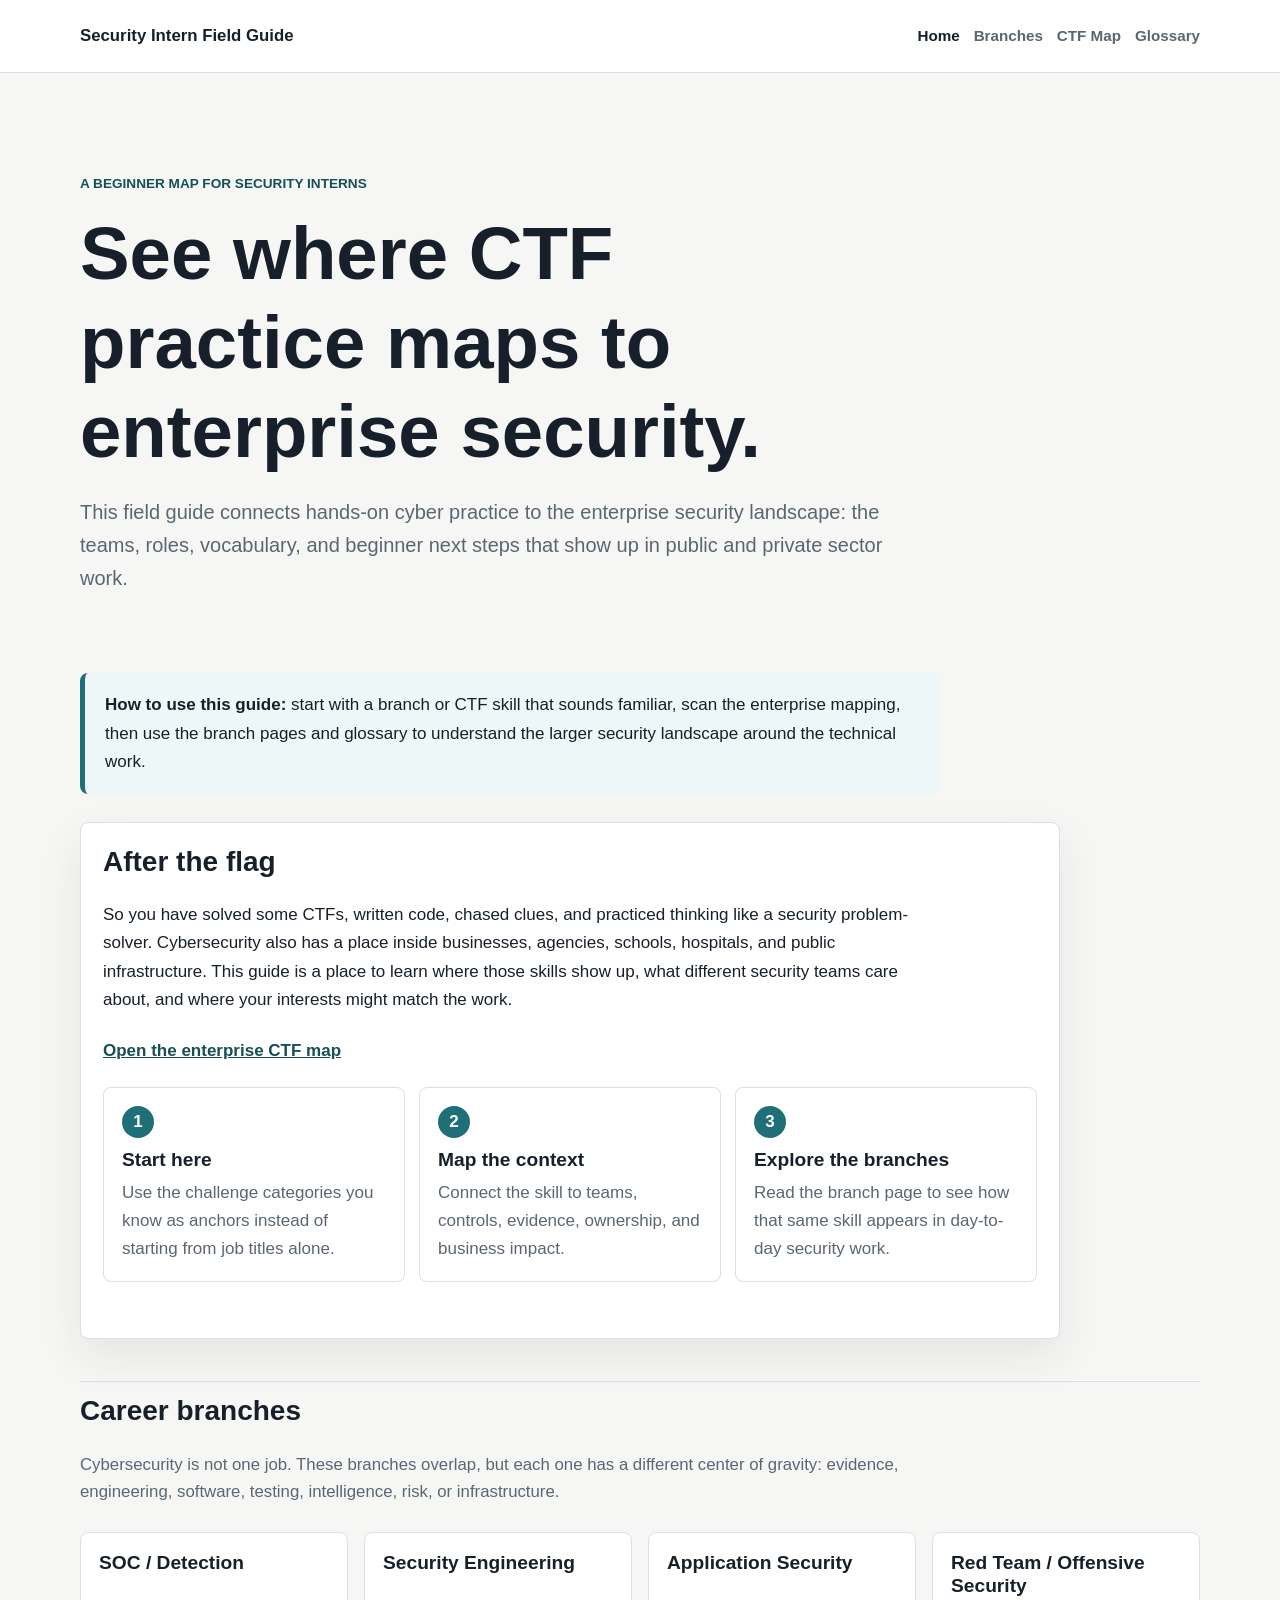
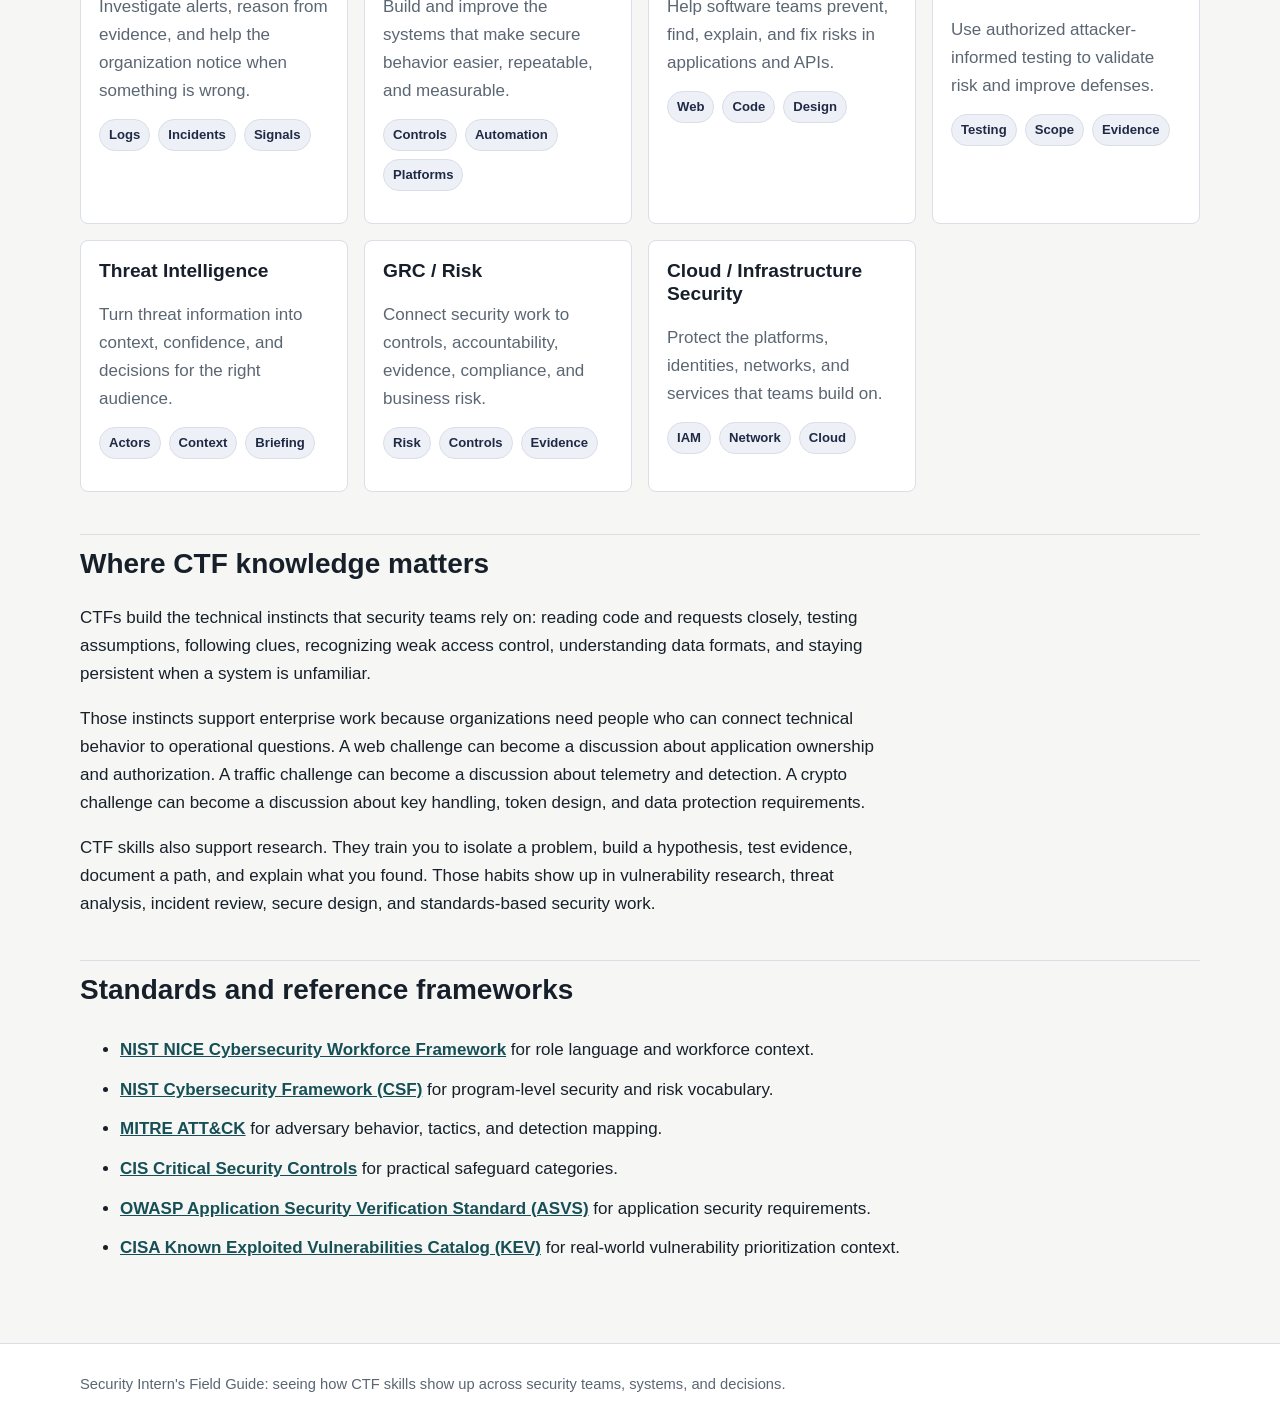
<file: index.html>
<!doctype html>
<html lang="en">
  <head>
    <meta charset="utf-8">
    <meta name="viewport" content="width=device-width, initial-scale=1">
    <title>Home | Security Intern Field Guide</title>
    <meta name="description" content="A beginner-friendly map of cybersecurity career branches, enterprise context, and CTF skills that transfer into real work.">
    <link rel="stylesheet" href="assets/css/style.css">
  </head>
  <body>
    <a class="skip-link" href="#content">Skip to content</a>
    <header class="site-header">
      <div class="wrap header-grid">
        <a class="brand" href="index.html">Security Intern Field Guide</a>
        <nav class="site-nav" aria-label="Primary navigation">
          <a href="index.html" aria-current="page">Home</a>
          <a href="branches/soc-detection.html">Branches</a>
          <a href="ctf-skills-map.html">CTF Map</a>
          <a href="glossary.html">Glossary</a>
        </nav>
      </div>
    </header>
    <main id="content" class="wrap page-shell">
      <section class="hero">
        <p class="eyebrow">A beginner map for security interns</p>
        <h1>See where CTF practice maps to enterprise security.</h1>
        <p class="lede">This field guide connects hands-on cyber practice to the enterprise security landscape: the teams, roles, vocabulary, and beginner next steps that show up in public and private sector work.</p>
      </section>

      <div class="callout">
        <strong>How to use this guide:</strong> start with a branch or CTF skill that sounds familiar, scan the enterprise mapping, then use the branch pages and glossary to understand the larger security landscape around the technical work.
      </div>

      <section class="intro-panel" aria-labelledby="start-here">
        <h2 id="start-here">After the flag</h2>
        <p>So you have solved some CTFs, written code, chased clues, and practiced thinking like a security problem-solver. Cybersecurity also has a place inside businesses, agencies, schools, hospitals, and public infrastructure. This guide is a place to learn where those skills show up, what different security teams care about, and where your interests might match the work.</p>
        <p><a class="next-link" href="ctf-skills-map.html#translator">Open the enterprise CTF map</a></p>
        <div class="path-steps">
          <article>
            <h3>Start here</h3>
            <p>Use the challenge categories you know as anchors instead of starting from job titles alone.</p>
          </article>
          <article>
            <h3>Map the context</h3>
            <p>Connect the skill to teams, controls, evidence, ownership, and business impact.</p>
          </article>
          <article>
            <h3>Explore the branches</h3>
            <p>Read the branch page to see how that same skill appears in day-to-day security work.</p>
          </article>
        </div>
      </section>

      <h2>Career branches</h2>
      <p class="branch-summary">Cybersecurity is not one job. These branches overlap, but each one has a different center of gravity: evidence, engineering, software, testing, intelligence, risk, or infrastructure.</p>
      <div class="grid">
        <a class="card card-link" href="branches/soc-detection.html">
          <h3>SOC / Detection</h3>
          <p>Investigate alerts, reason from evidence, and help the organization notice when something is wrong.</p>
          <div class="meta"><span class="pill">Logs</span><span class="pill">Incidents</span><span class="pill">Signals</span></div>
        </a>
        <a class="card card-link" href="branches/security-engineering.html">
          <h3>Security Engineering</h3>
          <p>Build and improve the systems that make secure behavior easier, repeatable, and measurable.</p>
          <div class="meta"><span class="pill">Controls</span><span class="pill">Automation</span><span class="pill">Platforms</span></div>
        </a>
        <a class="card card-link" href="branches/application-security.html">
          <h3>Application Security</h3>
          <p>Help software teams prevent, find, explain, and fix risks in applications and APIs.</p>
          <div class="meta"><span class="pill">Web</span><span class="pill">Code</span><span class="pill">Design</span></div>
        </a>
        <a class="card card-link" href="branches/red-team-offensive-security.html">
          <h3>Red Team / Offensive Security</h3>
          <p>Use authorized attacker-informed testing to validate risk and improve defenses.</p>
          <div class="meta"><span class="pill">Testing</span><span class="pill">Scope</span><span class="pill">Evidence</span></div>
        </a>
        <a class="card card-link" href="branches/threat-intelligence.html">
          <h3>Threat Intelligence</h3>
          <p>Turn threat information into context, confidence, and decisions for the right audience.</p>
          <div class="meta"><span class="pill">Actors</span><span class="pill">Context</span><span class="pill">Briefing</span></div>
        </a>
        <a class="card card-link" href="branches/grc-risk.html">
          <h3>GRC / Risk</h3>
          <p>Connect security work to controls, accountability, evidence, compliance, and business risk.</p>
          <div class="meta"><span class="pill">Risk</span><span class="pill">Controls</span><span class="pill">Evidence</span></div>
        </a>
        <a class="card card-link" href="branches/cloud-infrastructure-security.html">
          <h3>Cloud / Infrastructure Security</h3>
          <p>Protect the platforms, identities, networks, and services that teams build on.</p>
          <div class="meta"><span class="pill">IAM</span><span class="pill">Network</span><span class="pill">Cloud</span></div>
        </a>
      </div>

      <h2>Where CTF knowledge matters</h2>
      <p>CTFs build the technical instincts that security teams rely on: reading code and requests closely, testing assumptions, following clues, recognizing weak access control, understanding data formats, and staying persistent when a system is unfamiliar.</p>
      <p>Those instincts support enterprise work because organizations need people who can connect technical behavior to operational questions. A web challenge can become a discussion about application ownership and authorization. A traffic challenge can become a discussion about telemetry and detection. A crypto challenge can become a discussion about key handling, token design, and data protection requirements.</p>
      <p>CTF skills also support research. They train you to isolate a problem, build a hypothesis, test evidence, document a path, and explain what you found. Those habits show up in vulnerability research, threat analysis, incident review, secure design, and standards-based security work.</p>

      <h2>Standards and reference frameworks</h2>
      <ul class="resource-list">
        <li><a href="https://www.nist.gov/itl/applied-cybersecurity/nice/nice-cybersecurity-workforce-framework">NIST NICE Cybersecurity Workforce Framework</a> for role language and workforce context.</li>
        <li><a href="https://www.nist.gov/cyberframework">NIST Cybersecurity Framework (CSF)</a> for program-level security and risk vocabulary.</li>
        <li><a href="https://attack.mitre.org/">MITRE ATT&amp;CK</a> for adversary behavior, tactics, and detection mapping.</li>
        <li><a href="https://www.cisecurity.org/controls">CIS Critical Security Controls</a> for practical safeguard categories.</li>
        <li><a href="https://owasp.org/www-project-application-security-verification-standard/">OWASP Application Security Verification Standard (ASVS)</a> for application security requirements.</li>
        <li><a href="https://www.cisa.gov/known-exploited-vulnerabilities-catalog">CISA Known Exploited Vulnerabilities Catalog (KEV)</a> for real-world vulnerability prioritization context.</li>
      </ul>
    </main>
    <footer class="site-footer">
      <div class="wrap">
        <p>Security Intern's Field Guide: seeing how CTF skills show up across security teams, systems, and decisions.</p>
      </div>
    </footer>
  </body>
</html>
</file>
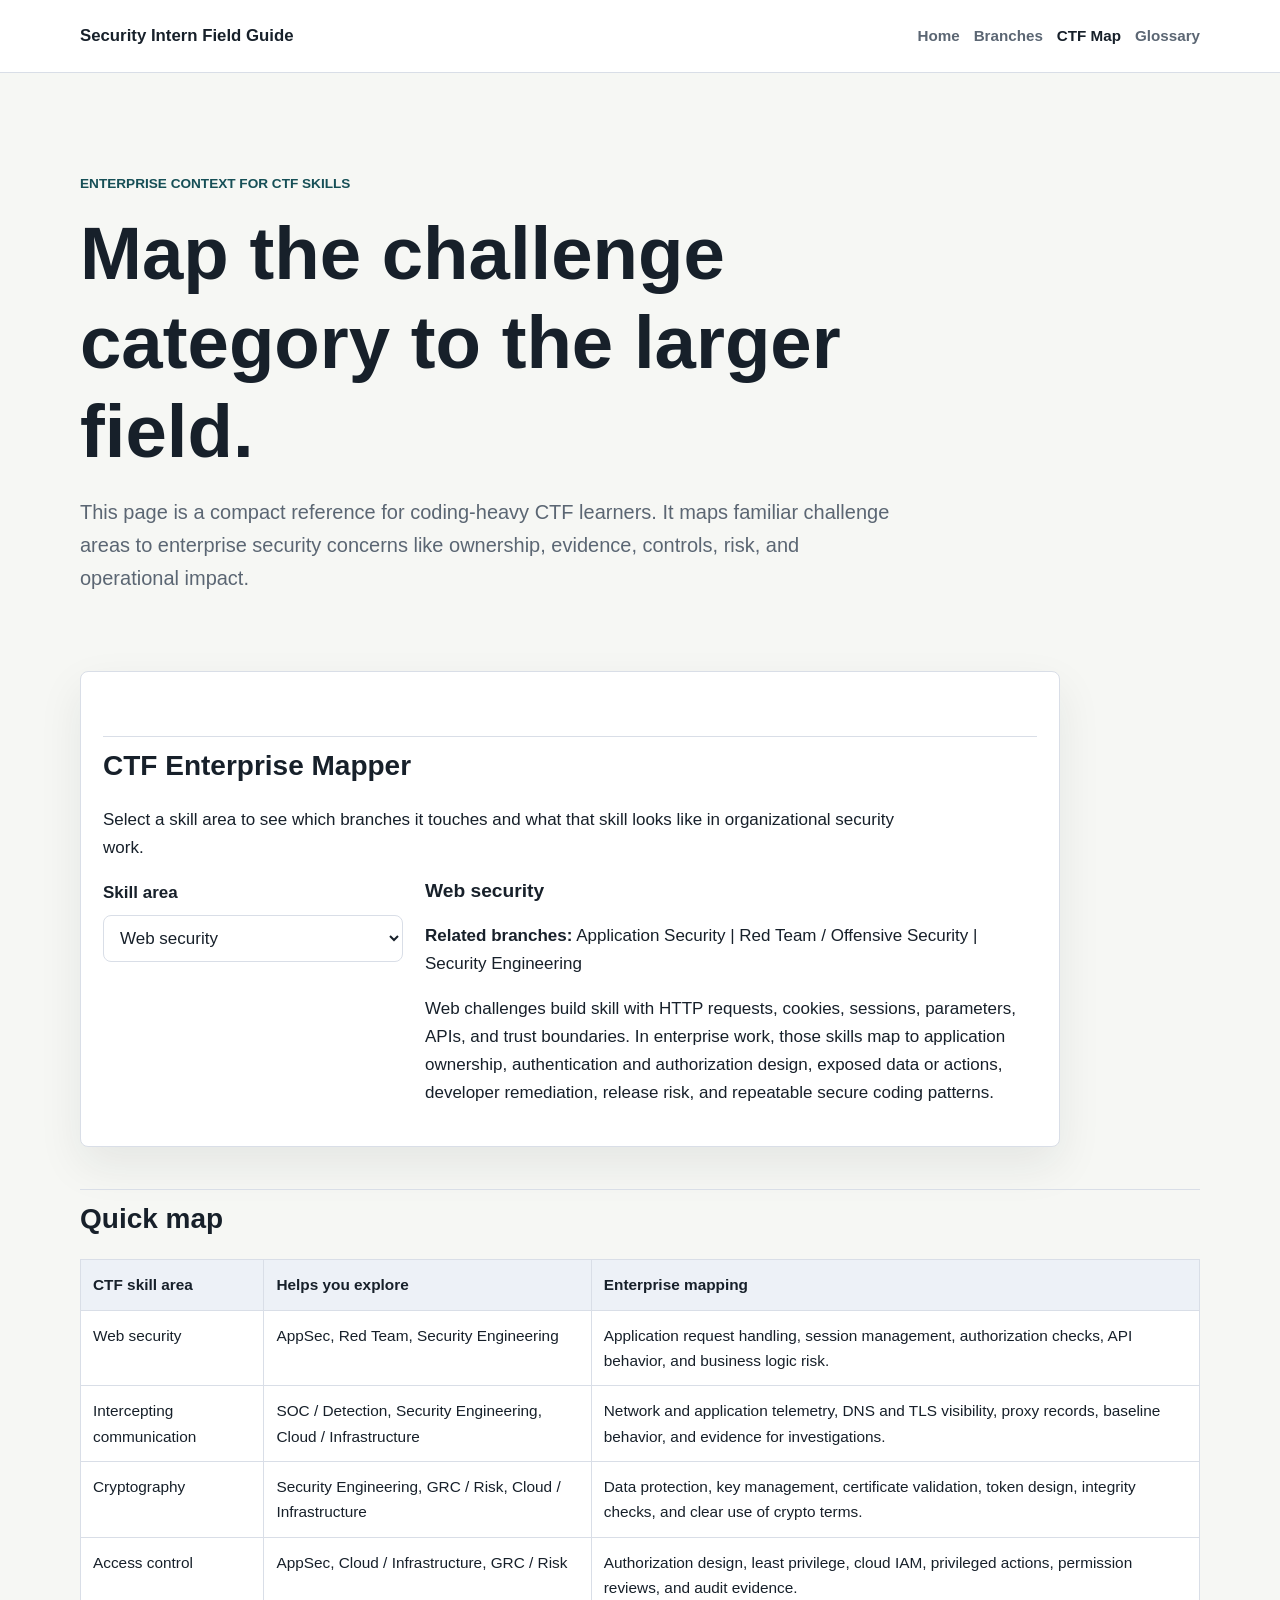
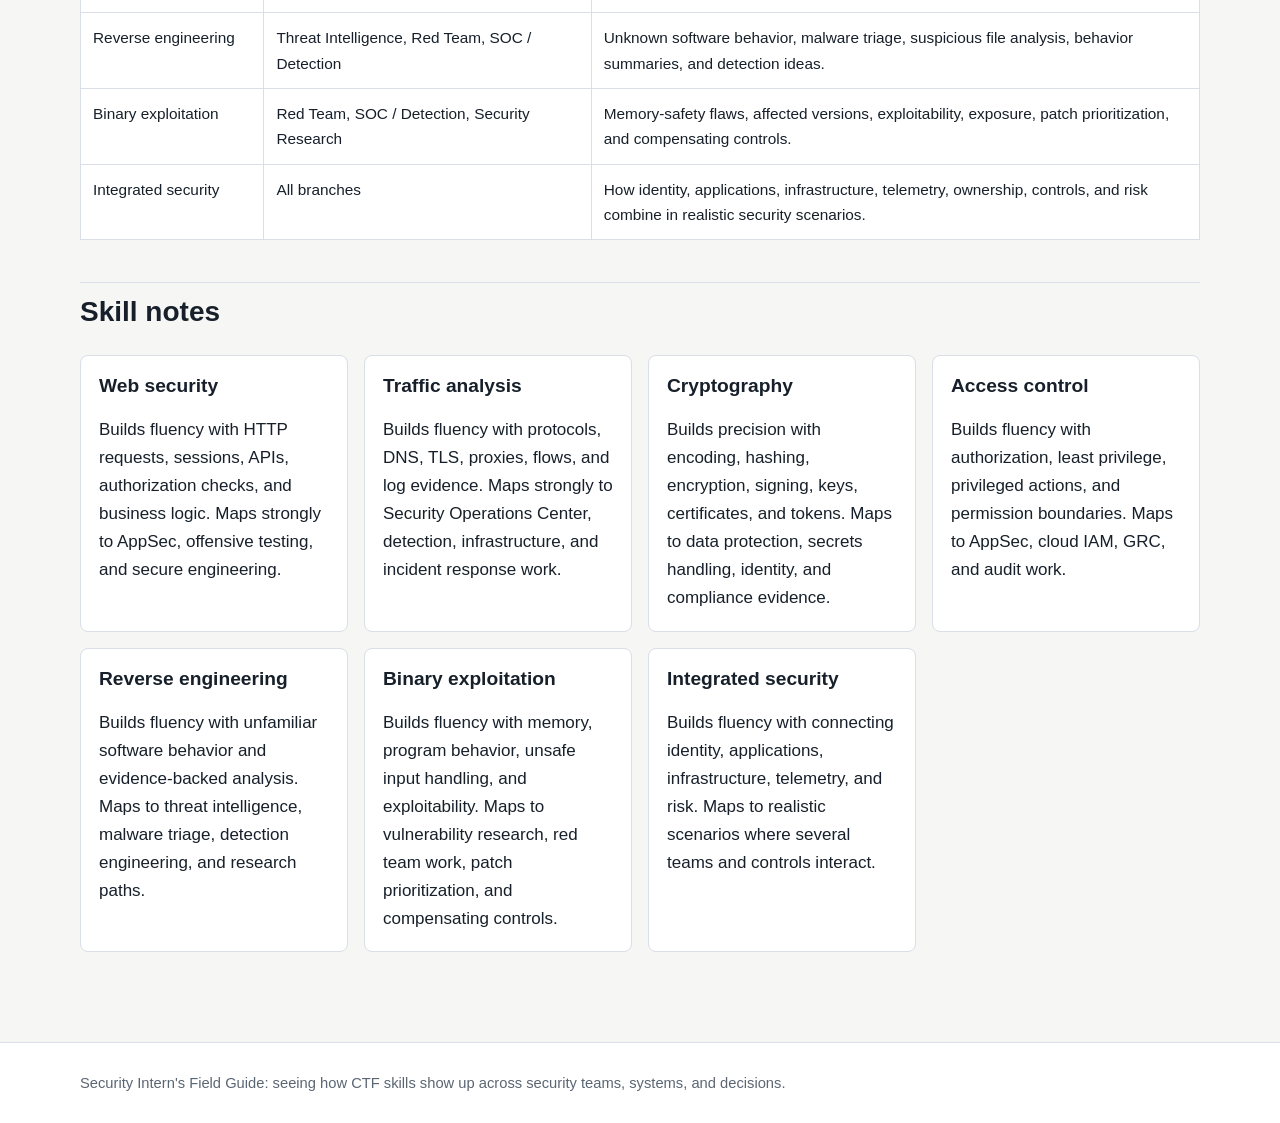
<file: ctf-skills-map.html>
<!doctype html>
<html lang="en">
  <head>
    <meta charset="utf-8">
    <meta name="viewport" content="width=device-width, initial-scale=1">
    <title>CTF Skills Map | Security Intern Field Guide</title>
    <meta name="description" content="Map beginner CTF skill areas to enterprise security context, career branches, and real-world security questions.">
    <link rel="stylesheet" href="assets/css/style.css">
  </head>
  <body>
    <a class="skip-link" href="#content">Skip to content</a>
    <header class="site-header">
      <div class="wrap header-grid">
        <a class="brand" href="index.html">Security Intern Field Guide</a>
        <nav class="site-nav" aria-label="Primary navigation">
          <a href="index.html">Home</a>
          <a href="branches/soc-detection.html">Branches</a>
          <a href="ctf-skills-map.html" aria-current="page">CTF Map</a>
          <a href="glossary.html">Glossary</a>
        </nav>
      </div>
    </header>
    <main id="content" class="wrap page-shell">
      <section class="hero">
        <p class="eyebrow">Enterprise context for CTF skills</p>
        <h1>Map the challenge category to the larger field.</h1>
        <p class="lede">This page is a compact reference for coding-heavy CTF learners. It maps familiar challenge areas to enterprise security concerns like ownership, evidence, controls, risk, and operational impact.</p>
      </section>

      <section id="translator" class="translator" aria-labelledby="translator-title">
        <h2 id="translator-title">CTF Enterprise Mapper</h2>
        <p>Select a skill area to see which branches it touches and what that skill looks like in organizational security work.</p>
        <div class="translator-grid">
          <div>
            <label for="skill-select">Skill area</label>
            <select id="skill-select" data-translator-select>
              <option value="web">Web security</option>
              <option value="traffic">Intercepting communication</option>
              <option value="crypto">Cryptography</option>
              <option value="access">Access control</option>
              <option value="reverse">Reverse engineering</option>
              <option value="binary">Binary exploitation</option>
              <option value="integrated">Integrated security</option>
            </select>
          </div>
          <div class="translator-output" aria-live="polite">
            <h3 data-translator-title>Web security</h3>
            <p><strong>Related branches:</strong> <span data-translator-branches></span></p>
            <p data-translator-body></p>
          </div>
        </div>
      </section>

      <h2>Quick map</h2>
      <table>
        <thead>
          <tr>
            <th>CTF skill area</th>
            <th>Helps you explore</th>
            <th>Enterprise mapping</th>
          </tr>
        </thead>
        <tbody>
          <tr>
            <td>Web security</td>
            <td>AppSec, Red Team, Security Engineering</td>
            <td>Application request handling, session management, authorization checks, API behavior, and business logic risk.</td>
          </tr>
          <tr>
            <td>Intercepting communication</td>
            <td>SOC / Detection, Security Engineering, Cloud / Infrastructure</td>
            <td>Network and application telemetry, DNS and TLS visibility, proxy records, baseline behavior, and evidence for investigations.</td>
          </tr>
          <tr>
            <td>Cryptography</td>
            <td>Security Engineering, GRC / Risk, Cloud / Infrastructure</td>
            <td>Data protection, key management, certificate validation, token design, integrity checks, and clear use of crypto terms.</td>
          </tr>
          <tr>
            <td>Access control</td>
            <td>AppSec, Cloud / Infrastructure, GRC / Risk</td>
            <td>Authorization design, least privilege, cloud IAM, privileged actions, permission reviews, and audit evidence.</td>
          </tr>
          <tr>
            <td>Reverse engineering</td>
            <td>Threat Intelligence, Red Team, SOC / Detection</td>
            <td>Unknown software behavior, malware triage, suspicious file analysis, behavior summaries, and detection ideas.</td>
          </tr>
          <tr>
            <td>Binary exploitation</td>
            <td>Red Team, SOC / Detection, Security Research</td>
            <td>Memory-safety flaws, affected versions, exploitability, exposure, patch prioritization, and compensating controls.</td>
          </tr>
          <tr>
            <td>Integrated security</td>
            <td>All branches</td>
            <td>How identity, applications, infrastructure, telemetry, ownership, controls, and risk combine in realistic security scenarios.</td>
          </tr>
        </tbody>
      </table>

      <h2>Skill notes</h2>
      <div class="grid">
        <article class="card">
          <h3>Web security</h3>
          <p>Builds fluency with HTTP requests, sessions, APIs, authorization checks, and business logic. Maps strongly to AppSec, offensive testing, and secure engineering.</p>
        </article>
        <article class="card">
          <h3>Traffic analysis</h3>
          <p>Builds fluency with protocols, DNS, TLS, proxies, flows, and log evidence. Maps strongly to Security Operations Center, detection, infrastructure, and incident response work.</p>
        </article>
        <article class="card">
          <h3>Cryptography</h3>
          <p>Builds precision with encoding, hashing, encryption, signing, keys, certificates, and tokens. Maps to data protection, secrets handling, identity, and compliance evidence.</p>
        </article>
        <article class="card">
          <h3>Access control</h3>
          <p>Builds fluency with authorization, least privilege, privileged actions, and permission boundaries. Maps to AppSec, cloud IAM, GRC, and audit work.</p>
        </article>
        <article class="card">
          <h3>Reverse engineering</h3>
          <p>Builds fluency with unfamiliar software behavior and evidence-backed analysis. Maps to threat intelligence, malware triage, detection engineering, and research paths.</p>
        </article>
        <article class="card">
          <h3>Binary exploitation</h3>
          <p>Builds fluency with memory, program behavior, unsafe input handling, and exploitability. Maps to vulnerability research, red team work, patch prioritization, and compensating controls.</p>
        </article>
        <article class="card">
          <h3>Integrated security</h3>
          <p>Builds fluency with connecting identity, applications, infrastructure, telemetry, and risk. Maps to realistic scenarios where several teams and controls interact.</p>
        </article>
      </div>
    </main>
    <footer class="site-footer">
      <div class="wrap">
        <p>Security Intern's Field Guide: seeing how CTF skills show up across security teams, systems, and decisions.</p>
      </div>
    </footer>
    <script src="assets/js/ctf-translator.js"></script>
  </body>
</html>
</file>
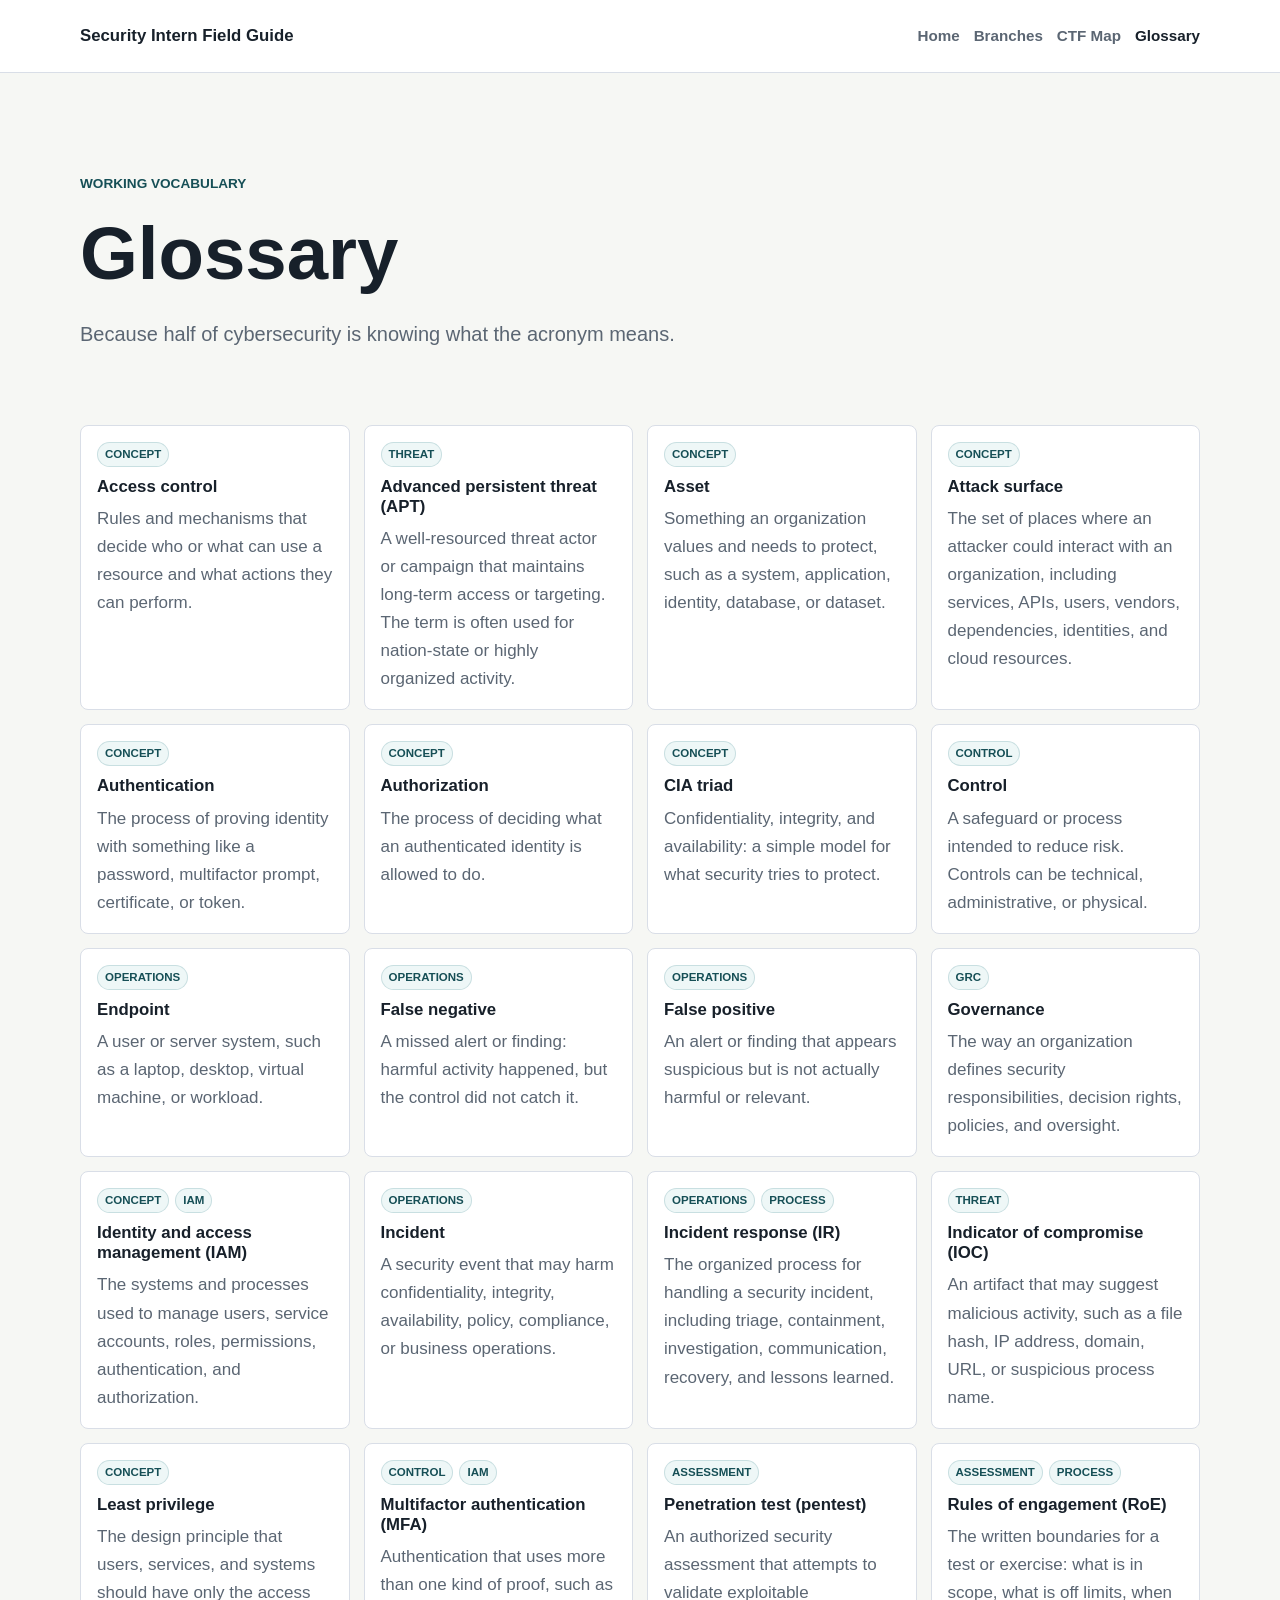
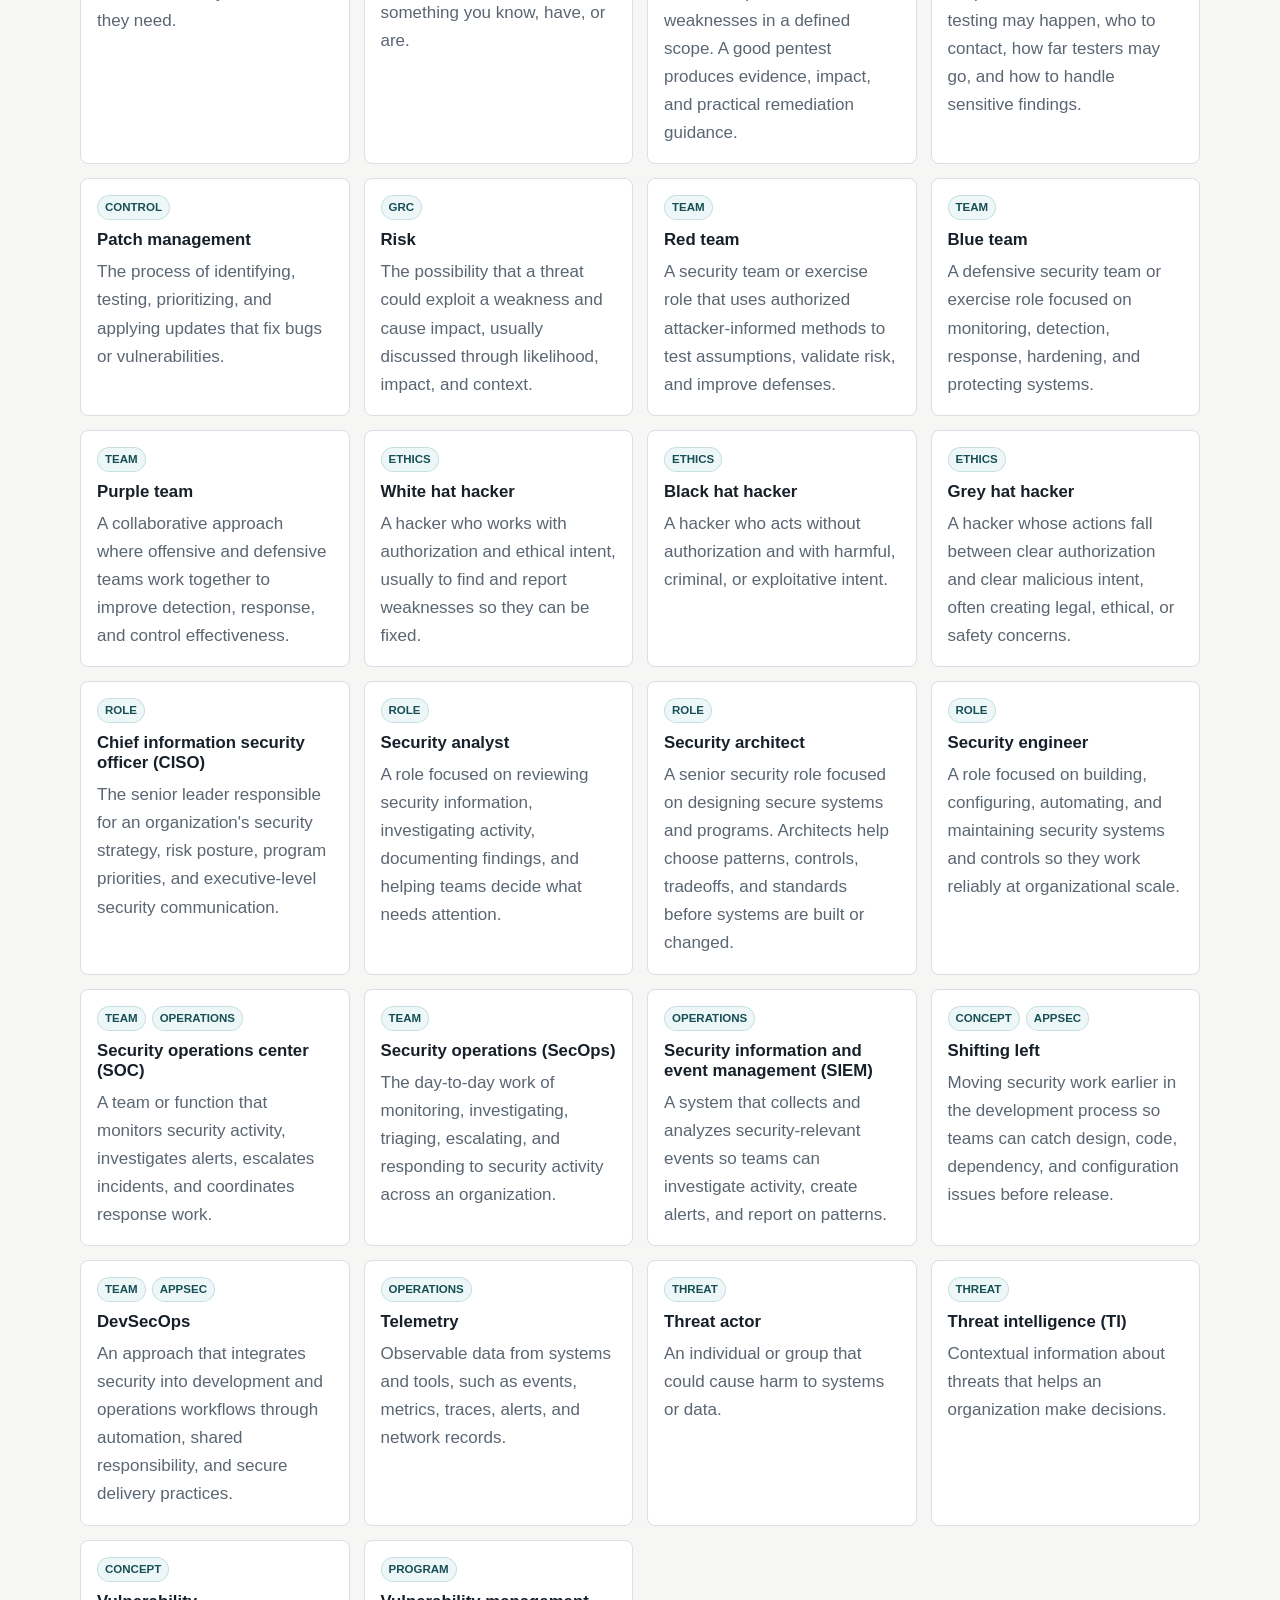
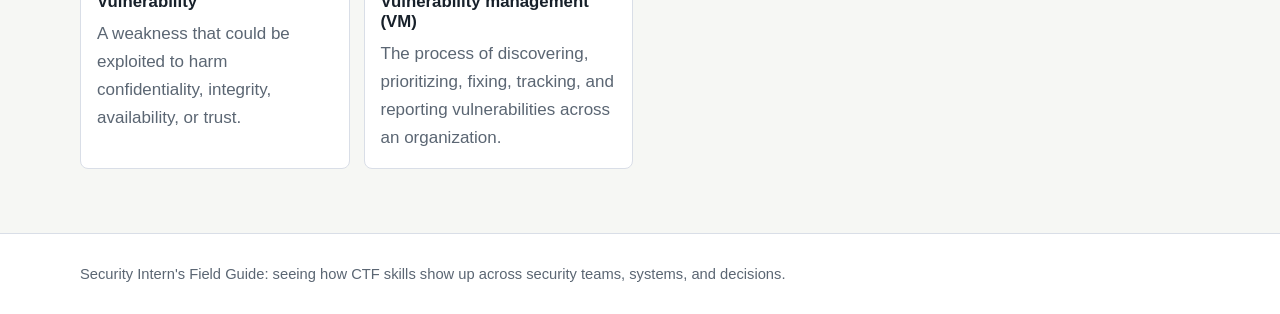
<file: glossary.html>
<!doctype html>
<html lang="en">
  <head>
    <meta charset="utf-8">
    <meta name="viewport" content="width=device-width, initial-scale=1">
    <title>Glossary | Security Intern Field Guide</title>
    <meta name="description" content="Beginner-friendly cybersecurity definitions for interns, CTF learners, and early-career security students.">
    <link rel="stylesheet" href="assets/css/style.css">
  </head>
  <body>
    <a class="skip-link" href="#content">Skip to content</a>
    <header class="site-header">
      <div class="wrap header-grid">
        <a class="brand" href="index.html">Security Intern Field Guide</a>
        <nav class="site-nav" aria-label="Primary navigation">
          <a href="index.html">Home</a>
          <a href="branches/soc-detection.html">Branches</a>
          <a href="ctf-skills-map.html">CTF Map</a>
          <a href="glossary.html" aria-current="page">Glossary</a>
        </nav>
      </div>
    </header>
    <main id="content" class="wrap page-shell">
      <section class="hero">
        <p class="eyebrow">Working vocabulary</p>
        <h1>Glossary</h1>
        <p class="lede">Because half of cybersecurity is knowing what the acronym means.</p>
      </section>

      <div class="definition-list">
        <article><div class="tag-row"><span class="tag">Concept</span></div><h2>Access control</h2><p>Rules and mechanisms that decide who or what can use a resource and what actions they can perform.</p></article>
        <article><div class="tag-row"><span class="tag">Threat</span></div><h2>Advanced persistent threat (APT)</h2><p>A well-resourced threat actor or campaign that maintains long-term access or targeting. The term is often used for nation-state or highly organized activity.</p></article>
        <article><div class="tag-row"><span class="tag">Concept</span></div><h2>Asset</h2><p>Something an organization values and needs to protect, such as a system, application, identity, database, or dataset.</p></article>
        <article><div class="tag-row"><span class="tag">Concept</span></div><h2>Attack surface</h2><p>The set of places where an attacker could interact with an organization, including services, APIs, users, vendors, dependencies, identities, and cloud resources.</p></article>
        <article><div class="tag-row"><span class="tag">Concept</span></div><h2>Authentication</h2><p>The process of proving identity with something like a password, multifactor prompt, certificate, or token.</p></article>
        <article><div class="tag-row"><span class="tag">Concept</span></div><h2>Authorization</h2><p>The process of deciding what an authenticated identity is allowed to do.</p></article>
        <article><div class="tag-row"><span class="tag">Concept</span></div><h2>CIA triad</h2><p>Confidentiality, integrity, and availability: a simple model for what security tries to protect.</p></article>
        <article><div class="tag-row"><span class="tag">Control</span></div><h2>Control</h2><p>A safeguard or process intended to reduce risk. Controls can be technical, administrative, or physical.</p></article>
        <article><div class="tag-row"><span class="tag">Operations</span></div><h2>Endpoint</h2><p>A user or server system, such as a laptop, desktop, virtual machine, or workload.</p></article>
        <article><div class="tag-row"><span class="tag">Operations</span></div><h2>False negative</h2><p>A missed alert or finding: harmful activity happened, but the control did not catch it.</p></article>
        <article><div class="tag-row"><span class="tag">Operations</span></div><h2>False positive</h2><p>An alert or finding that appears suspicious but is not actually harmful or relevant.</p></article>
        <article><div class="tag-row"><span class="tag">GRC</span></div><h2>Governance</h2><p>The way an organization defines security responsibilities, decision rights, policies, and oversight.</p></article>
        <article><div class="tag-row"><span class="tag">Concept</span><span class="tag">IAM</span></div><h2>Identity and access management (IAM)</h2><p>The systems and processes used to manage users, service accounts, roles, permissions, authentication, and authorization.</p></article>
        <article><div class="tag-row"><span class="tag">Operations</span></div><h2>Incident</h2><p>A security event that may harm confidentiality, integrity, availability, policy, compliance, or business operations.</p></article>
        <article><div class="tag-row"><span class="tag">Operations</span><span class="tag">Process</span></div><h2>Incident response (IR)</h2><p>The organized process for handling a security incident, including triage, containment, investigation, communication, recovery, and lessons learned.</p></article>
        <article><div class="tag-row"><span class="tag">Threat</span></div><h2>Indicator of compromise (IOC)</h2><p>An artifact that may suggest malicious activity, such as a file hash, IP address, domain, URL, or suspicious process name.</p></article>
        <article><div class="tag-row"><span class="tag">Concept</span></div><h2>Least privilege</h2><p>The design principle that users, services, and systems should have only the access they need.</p></article>
        <article><div class="tag-row"><span class="tag">Control</span><span class="tag">IAM</span></div><h2>Multifactor authentication (MFA)</h2><p>Authentication that uses more than one kind of proof, such as something you know, have, or are.</p></article>
        <article><div class="tag-row"><span class="tag">Assessment</span></div><h2>Penetration test (pentest)</h2><p>An authorized security assessment that attempts to validate exploitable weaknesses in a defined scope. A good pentest produces evidence, impact, and practical remediation guidance.</p></article>
        <article><div class="tag-row"><span class="tag">Assessment</span><span class="tag">Process</span></div><h2>Rules of engagement (RoE)</h2><p>The written boundaries for a test or exercise: what is in scope, what is off limits, when testing may happen, who to contact, how far testers may go, and how to handle sensitive findings.</p></article>
        <article><div class="tag-row"><span class="tag">Control</span></div><h2>Patch management</h2><p>The process of identifying, testing, prioritizing, and applying updates that fix bugs or vulnerabilities.</p></article>
        <article><div class="tag-row"><span class="tag">GRC</span></div><h2>Risk</h2><p>The possibility that a threat could exploit a weakness and cause impact, usually discussed through likelihood, impact, and context.</p></article>
        <article><div class="tag-row"><span class="tag">Team</span></div><h2>Red team</h2><p>A security team or exercise role that uses authorized attacker-informed methods to test assumptions, validate risk, and improve defenses.</p></article>
        <article><div class="tag-row"><span class="tag">Team</span></div><h2>Blue team</h2><p>A defensive security team or exercise role focused on monitoring, detection, response, hardening, and protecting systems.</p></article>
        <article><div class="tag-row"><span class="tag">Team</span></div><h2>Purple team</h2><p>A collaborative approach where offensive and defensive teams work together to improve detection, response, and control effectiveness.</p></article>
        <article><div class="tag-row"><span class="tag">Ethics</span></div><h2>White hat hacker</h2><p>A hacker who works with authorization and ethical intent, usually to find and report weaknesses so they can be fixed.</p></article>
        <article><div class="tag-row"><span class="tag">Ethics</span></div><h2>Black hat hacker</h2><p>A hacker who acts without authorization and with harmful, criminal, or exploitative intent.</p></article>
        <article><div class="tag-row"><span class="tag">Ethics</span></div><h2>Grey hat hacker</h2><p>A hacker whose actions fall between clear authorization and clear malicious intent, often creating legal, ethical, or safety concerns.</p></article>
        <article><div class="tag-row"><span class="tag">Role</span></div><h2>Chief information security officer (CISO)</h2><p>The senior leader responsible for an organization's security strategy, risk posture, program priorities, and executive-level security communication.</p></article>
        <article><div class="tag-row"><span class="tag">Role</span></div><h2>Security analyst</h2><p>A role focused on reviewing security information, investigating activity, documenting findings, and helping teams decide what needs attention.</p></article>
        <article><div class="tag-row"><span class="tag">Role</span></div><h2>Security architect</h2><p>A senior security role focused on designing secure systems and programs. Architects help choose patterns, controls, tradeoffs, and standards before systems are built or changed.</p></article>
        <article><div class="tag-row"><span class="tag">Role</span></div><h2>Security engineer</h2><p>A role focused on building, configuring, automating, and maintaining security systems and controls so they work reliably at organizational scale.</p></article>
        <article><div class="tag-row"><span class="tag">Team</span><span class="tag">Operations</span></div><h2>Security operations center (SOC)</h2><p>A team or function that monitors security activity, investigates alerts, escalates incidents, and coordinates response work.</p></article>
        <article><div class="tag-row"><span class="tag">Team</span></div><h2>Security operations (SecOps)</h2><p>The day-to-day work of monitoring, investigating, triaging, escalating, and responding to security activity across an organization.</p></article>
        <article><div class="tag-row"><span class="tag">Operations</span></div><h2>Security information and event management (SIEM)</h2><p>A system that collects and analyzes security-relevant events so teams can investigate activity, create alerts, and report on patterns.</p></article>
        <article><div class="tag-row"><span class="tag">Concept</span><span class="tag">AppSec</span></div><h2>Shifting left</h2><p>Moving security work earlier in the development process so teams can catch design, code, dependency, and configuration issues before release.</p></article>
        <article><div class="tag-row"><span class="tag">Team</span><span class="tag">AppSec</span></div><h2>DevSecOps</h2><p>An approach that integrates security into development and operations workflows through automation, shared responsibility, and secure delivery practices.</p></article>
        <article><div class="tag-row"><span class="tag">Operations</span></div><h2>Telemetry</h2><p>Observable data from systems and tools, such as events, metrics, traces, alerts, and network records.</p></article>
        <article><div class="tag-row"><span class="tag">Threat</span></div><h2>Threat actor</h2><p>An individual or group that could cause harm to systems or data.</p></article>
        <article><div class="tag-row"><span class="tag">Threat</span></div><h2>Threat intelligence (TI)</h2><p>Contextual information about threats that helps an organization make decisions.</p></article>
        <article><div class="tag-row"><span class="tag">Concept</span></div><h2>Vulnerability</h2><p>A weakness that could be exploited to harm confidentiality, integrity, availability, or trust.</p></article>
        <article><div class="tag-row"><span class="tag">Program</span></div><h2>Vulnerability management (VM)</h2><p>The process of discovering, prioritizing, fixing, tracking, and reporting vulnerabilities across an organization.</p></article>
      </div>
    </main>
    <footer class="site-footer">
      <div class="wrap">
        <p>Security Intern's Field Guide: seeing how CTF skills show up across security teams, systems, and decisions.</p>
      </div>
    </footer>
  </body>
</html>
</file>
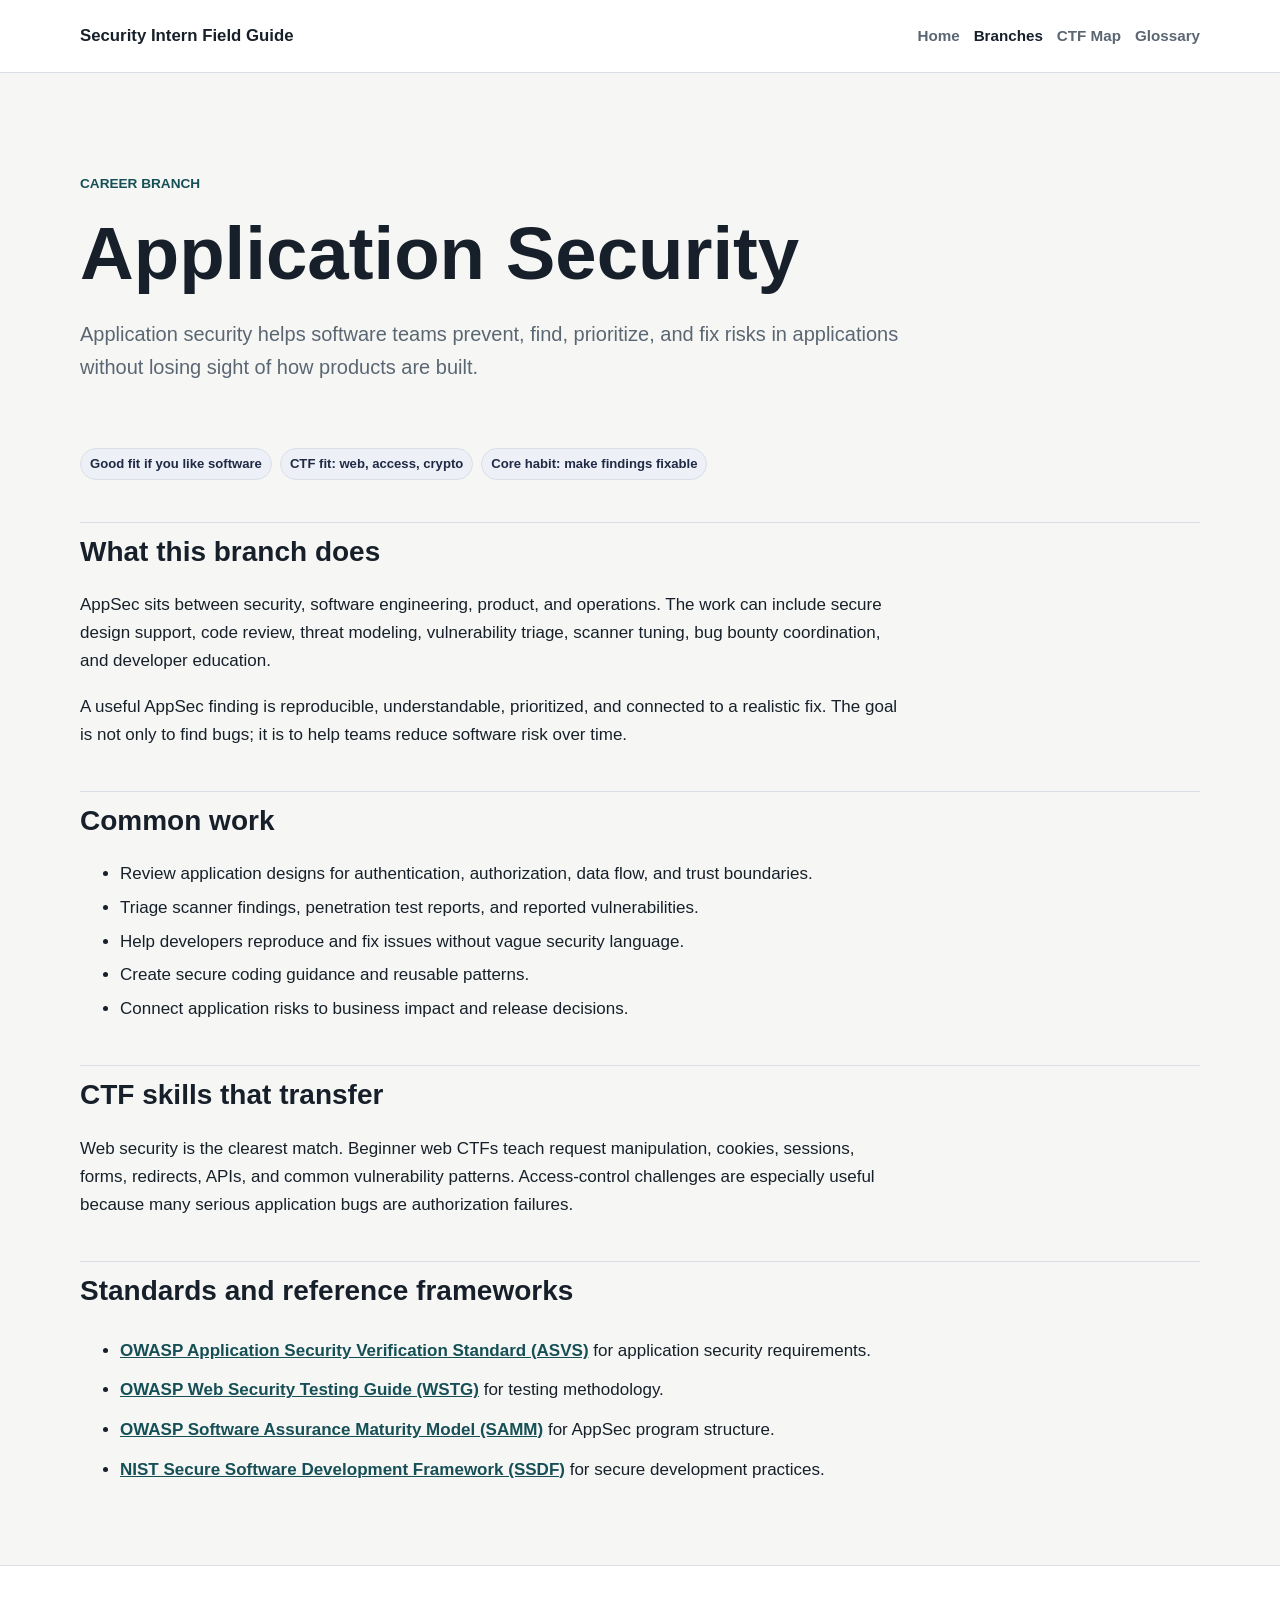
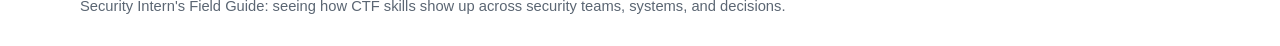
<file: branches/application-security.html>
<!doctype html>
<html lang="en">
  <head>
    <meta charset="utf-8">
    <meta name="viewport" content="width=device-width, initial-scale=1">
    <title>Application Security | Security Intern Field Guide</title>
    <meta name="description" content="A beginner-friendly guide to application security work, CTF skills that transfer, and standards-oriented references.">
    <link rel="stylesheet" href="../assets/css/style.css">
  </head>
  <body>
    <a class="skip-link" href="#content">Skip to content</a>
    <header class="site-header">
      <div class="wrap header-grid">
        <a class="brand" href="../index.html">Security Intern Field Guide</a>
        <nav class="site-nav" aria-label="Primary navigation">
          <a href="../index.html">Home</a>
          <a href="soc-detection.html" aria-current="page">Branches</a>
          <a href="../ctf-skills-map.html">CTF Map</a>
          <a href="../glossary.html">Glossary</a>
        </nav>
      </div>
    </header>
    <main id="content" class="wrap page-shell">
      <section class="hero">
        <p class="eyebrow">Career branch</p>
        <h1>Application Security</h1>
        <p class="lede">Application security helps software teams prevent, find, prioritize, and fix risks in applications without losing sight of how products are built.</p>
      </section>

      <div class="meta">
        <span class="pill">Good fit if you like software</span>
        <span class="pill">CTF fit: web, access, crypto</span>
        <span class="pill">Core habit: make findings fixable</span>
      </div>

      <h2>What this branch does</h2>
      <p>AppSec sits between security, software engineering, product, and operations. The work can include secure design support, code review, threat modeling, vulnerability triage, scanner tuning, bug bounty coordination, and developer education.</p>
      <p>A useful AppSec finding is reproducible, understandable, prioritized, and connected to a realistic fix. The goal is not only to find bugs; it is to help teams reduce software risk over time.</p>

      <h2>Common work</h2>
      <ul>
        <li>Review application designs for authentication, authorization, data flow, and trust boundaries.</li>
        <li>Triage scanner findings, penetration test reports, and reported vulnerabilities.</li>
        <li>Help developers reproduce and fix issues without vague security language.</li>
        <li>Create secure coding guidance and reusable patterns.</li>
        <li>Connect application risks to business impact and release decisions.</li>
      </ul>

      <h2>CTF skills that transfer</h2>
      <p>Web security is the clearest match. Beginner web CTFs teach request manipulation, cookies, sessions, forms, redirects, APIs, and common vulnerability patterns. Access-control challenges are especially useful because many serious application bugs are authorization failures.</p>

      <h2>Standards and reference frameworks</h2>
      <ul class="resource-list">
        <li><a href="https://owasp.org/www-project-application-security-verification-standard/">OWASP Application Security Verification Standard (ASVS)</a> for application security requirements.</li>
        <li><a href="https://owasp.org/www-project-web-security-testing-guide/">OWASP Web Security Testing Guide (WSTG)</a> for testing methodology.</li>
        <li><a href="https://owasp.org/www-project-samm/">OWASP Software Assurance Maturity Model (SAMM)</a> for AppSec program structure.</li>
        <li><a href="https://csrc.nist.gov/Projects/ssdf">NIST Secure Software Development Framework (SSDF)</a> for secure development practices.</li>
      </ul>
    </main>
    <footer class="site-footer">
      <div class="wrap">
        <p>Security Intern's Field Guide: seeing how CTF skills show up across security teams, systems, and decisions.</p>
      </div>
    </footer>
  </body>
</html>
</file>
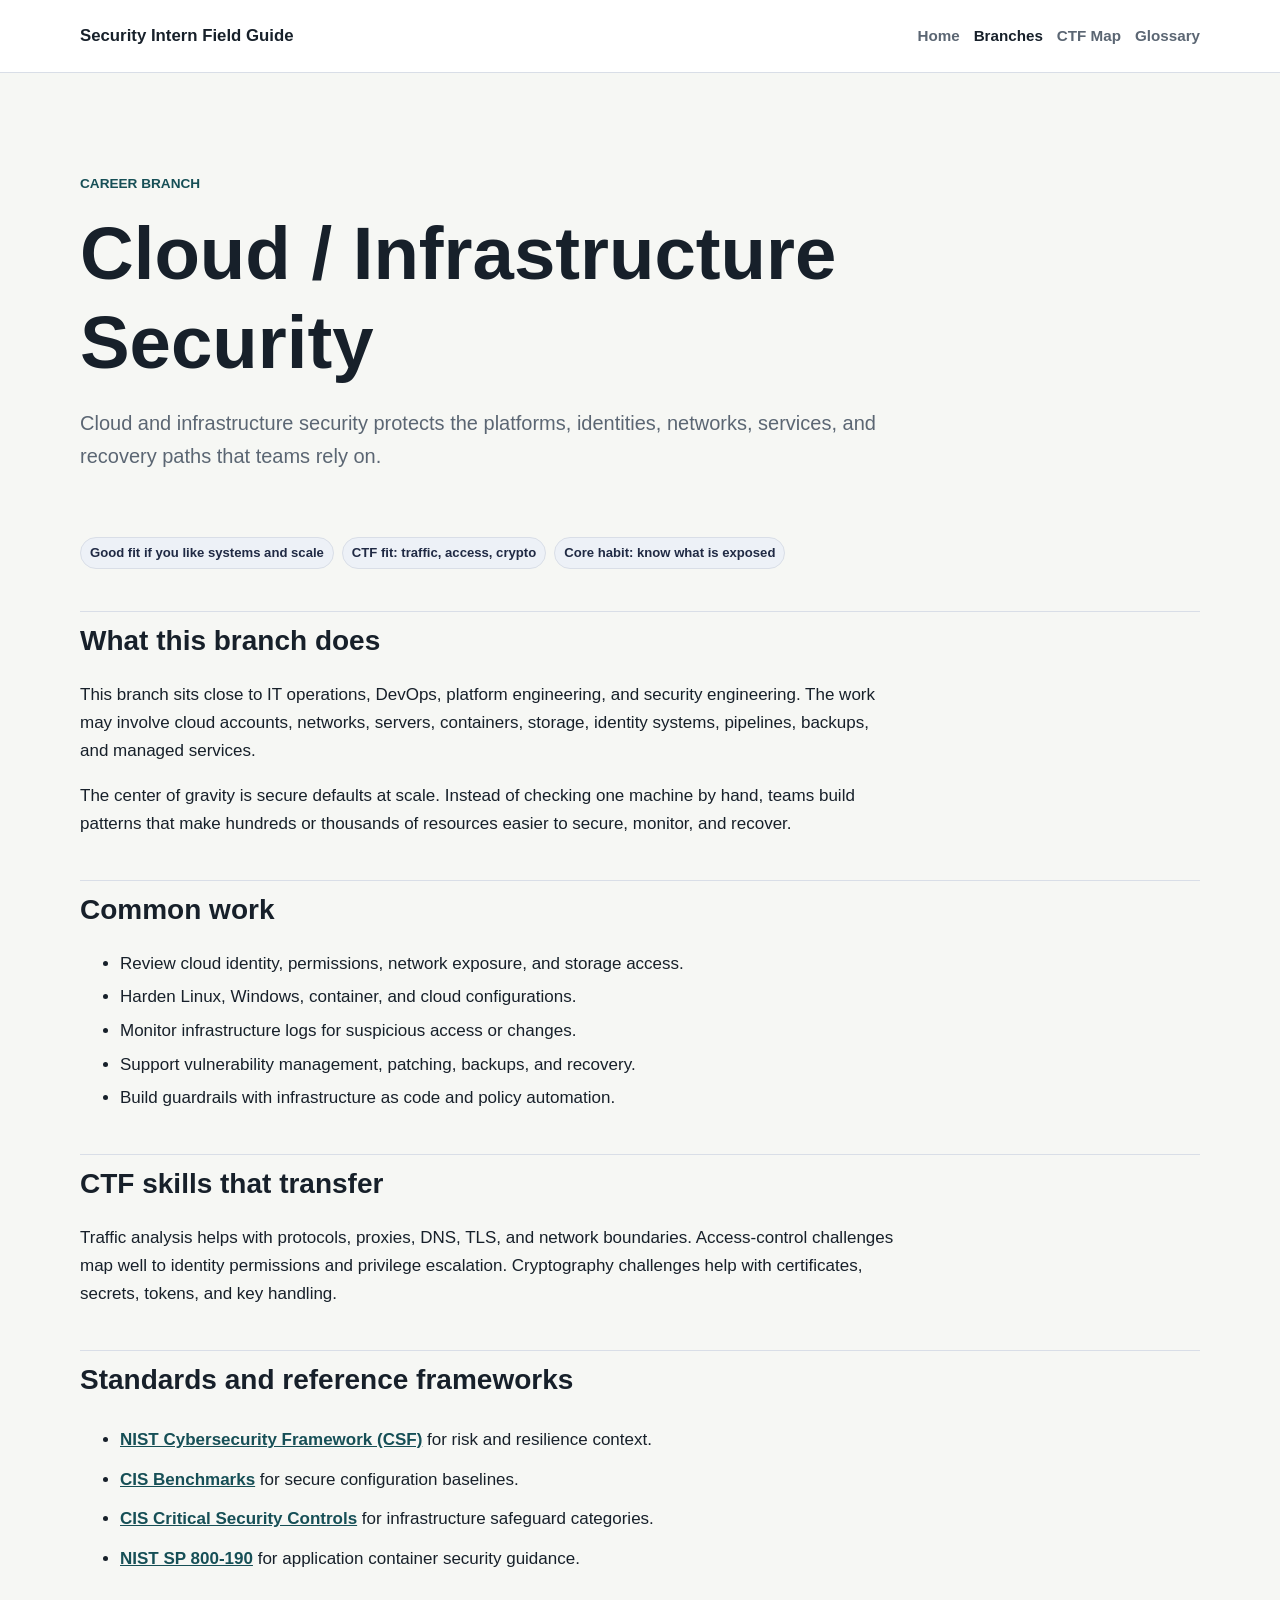
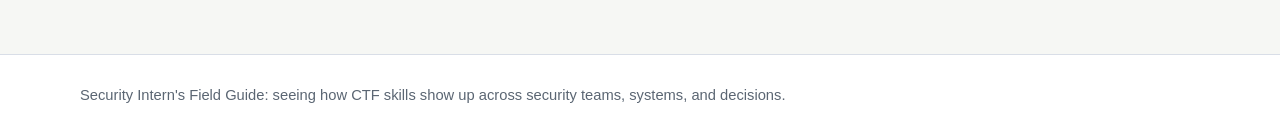
<file: branches/cloud-infrastructure-security.html>
<!doctype html>
<html lang="en">
  <head>
    <meta charset="utf-8">
    <meta name="viewport" content="width=device-width, initial-scale=1">
    <title>Cloud / Infrastructure Security | Security Intern Field Guide</title>
    <meta name="description" content="A beginner-friendly guide to cloud and infrastructure security work, CTF skills that transfer, and standards-oriented references.">
    <link rel="stylesheet" href="../assets/css/style.css">
  </head>
  <body>
    <a class="skip-link" href="#content">Skip to content</a>
    <header class="site-header">
      <div class="wrap header-grid">
        <a class="brand" href="../index.html">Security Intern Field Guide</a>
        <nav class="site-nav" aria-label="Primary navigation">
          <a href="../index.html">Home</a>
          <a href="soc-detection.html" aria-current="page">Branches</a>
          <a href="../ctf-skills-map.html">CTF Map</a>
          <a href="../glossary.html">Glossary</a>
        </nav>
      </div>
    </header>
    <main id="content" class="wrap page-shell">
      <section class="hero">
        <p class="eyebrow">Career branch</p>
        <h1>Cloud / Infrastructure Security</h1>
        <p class="lede">Cloud and infrastructure security protects the platforms, identities, networks, services, and recovery paths that teams rely on.</p>
      </section>

      <div class="meta">
        <span class="pill">Good fit if you like systems and scale</span>
        <span class="pill">CTF fit: traffic, access, crypto</span>
        <span class="pill">Core habit: know what is exposed</span>
      </div>

      <h2>What this branch does</h2>
      <p>This branch sits close to IT operations, DevOps, platform engineering, and security engineering. The work may involve cloud accounts, networks, servers, containers, storage, identity systems, pipelines, backups, and managed services.</p>
      <p>The center of gravity is secure defaults at scale. Instead of checking one machine by hand, teams build patterns that make hundreds or thousands of resources easier to secure, monitor, and recover.</p>

      <h2>Common work</h2>
      <ul>
        <li>Review cloud identity, permissions, network exposure, and storage access.</li>
        <li>Harden Linux, Windows, container, and cloud configurations.</li>
        <li>Monitor infrastructure logs for suspicious access or changes.</li>
        <li>Support vulnerability management, patching, backups, and recovery.</li>
        <li>Build guardrails with infrastructure as code and policy automation.</li>
      </ul>

      <h2>CTF skills that transfer</h2>
      <p>Traffic analysis helps with protocols, proxies, DNS, TLS, and network boundaries. Access-control challenges map well to identity permissions and privilege escalation. Cryptography challenges help with certificates, secrets, tokens, and key handling.</p>

      <h2>Standards and reference frameworks</h2>
      <ul class="resource-list">
        <li><a href="https://www.nist.gov/cyberframework">NIST Cybersecurity Framework (CSF)</a> for risk and resilience context.</li>
        <li><a href="https://www.cisecurity.org/cis-benchmarks">CIS Benchmarks</a> for secure configuration baselines.</li>
        <li><a href="https://www.cisecurity.org/controls">CIS Critical Security Controls</a> for infrastructure safeguard categories.</li>
        <li><a href="https://csrc.nist.gov/publications/detail/sp/800-190/final">NIST SP 800-190</a> for application container security guidance.</li>
      </ul>
    </main>
    <footer class="site-footer">
      <div class="wrap">
        <p>Security Intern's Field Guide: seeing how CTF skills show up across security teams, systems, and decisions.</p>
      </div>
    </footer>
  </body>
</html>
</file>
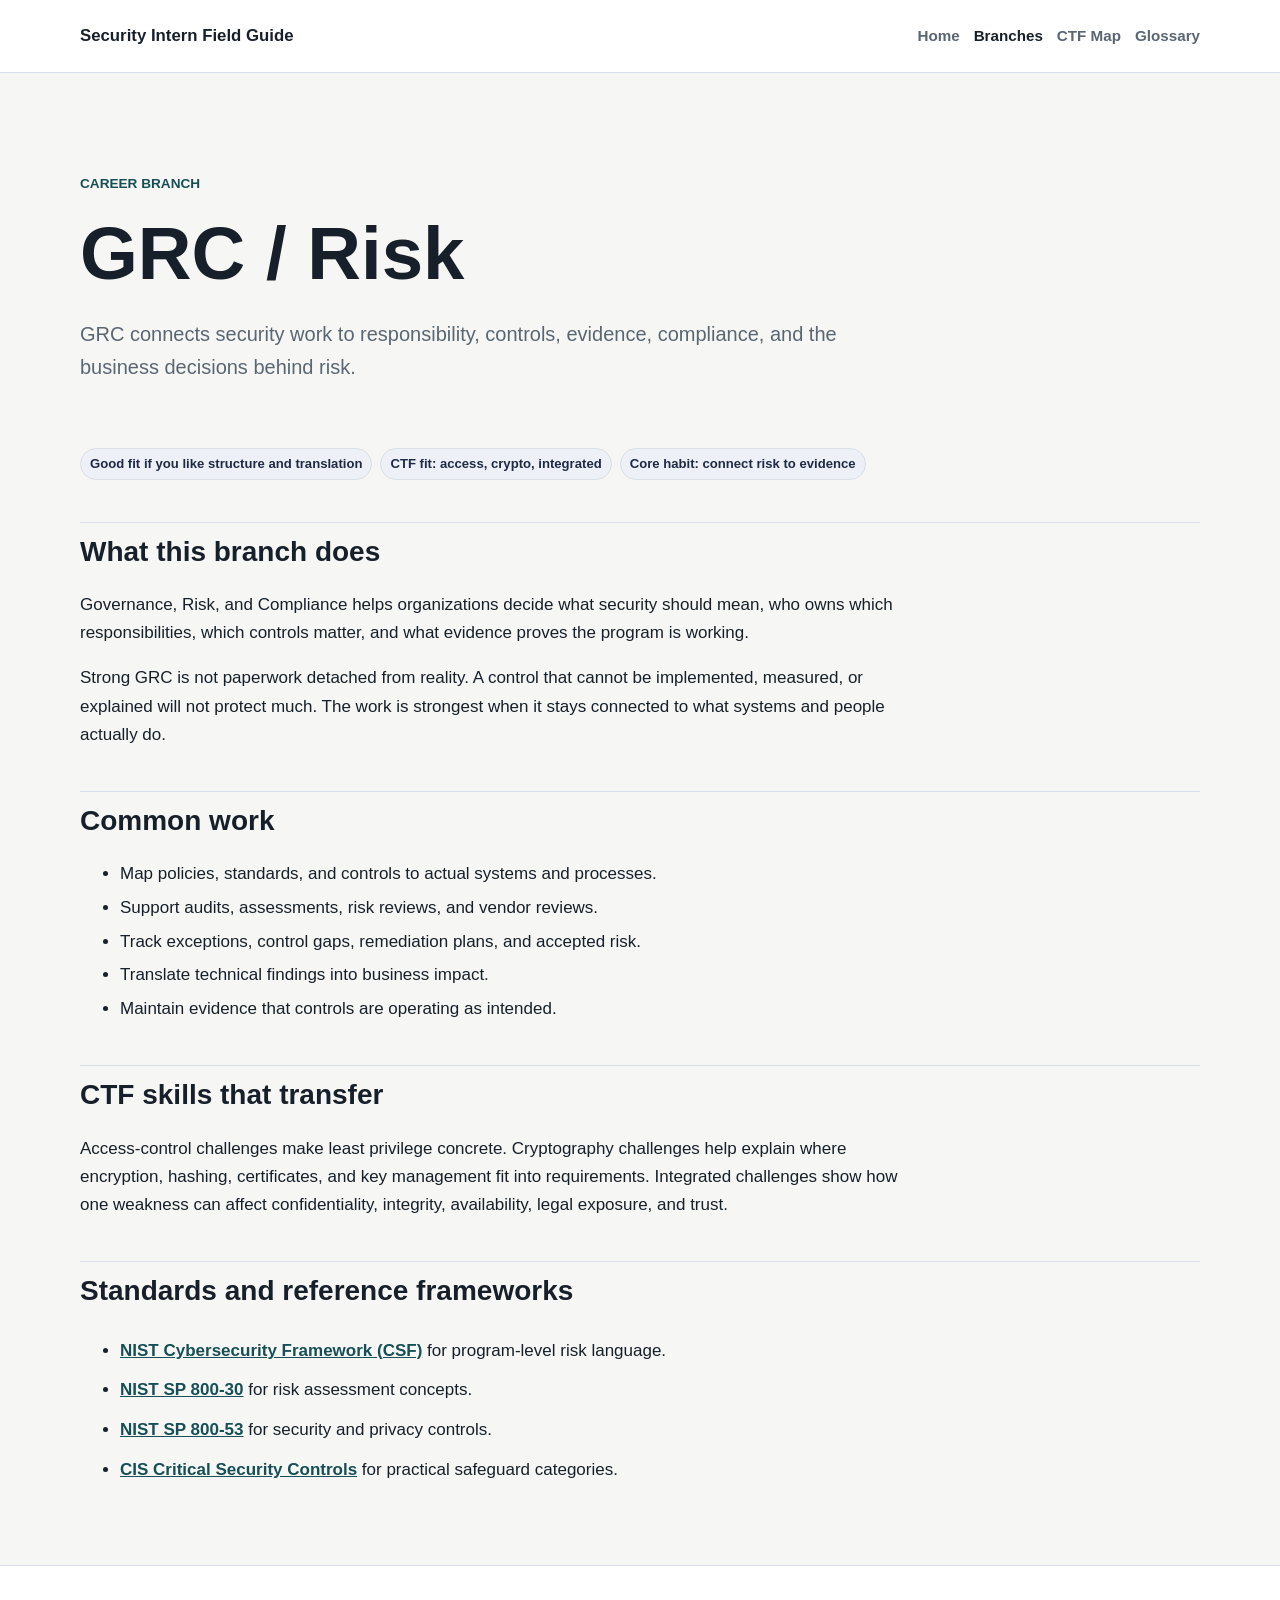
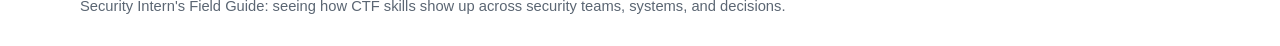
<file: branches/grc-risk.html>
<!doctype html>
<html lang="en">
  <head>
    <meta charset="utf-8">
    <meta name="viewport" content="width=device-width, initial-scale=1">
    <title>GRC / Risk | Security Intern Field Guide</title>
    <meta name="description" content="A beginner-friendly guide to GRC and risk work, CTF skills that transfer, and standards-oriented references.">
    <link rel="stylesheet" href="../assets/css/style.css">
  </head>
  <body>
    <a class="skip-link" href="#content">Skip to content</a>
    <header class="site-header">
      <div class="wrap header-grid">
        <a class="brand" href="../index.html">Security Intern Field Guide</a>
        <nav class="site-nav" aria-label="Primary navigation">
          <a href="../index.html">Home</a>
          <a href="soc-detection.html" aria-current="page">Branches</a>
          <a href="../ctf-skills-map.html">CTF Map</a>
          <a href="../glossary.html">Glossary</a>
        </nav>
      </div>
    </header>
    <main id="content" class="wrap page-shell">
      <section class="hero">
        <p class="eyebrow">Career branch</p>
        <h1>GRC / Risk</h1>
        <p class="lede">GRC connects security work to responsibility, controls, evidence, compliance, and the business decisions behind risk.</p>
      </section>

      <div class="meta">
        <span class="pill">Good fit if you like structure and translation</span>
        <span class="pill">CTF fit: access, crypto, integrated</span>
        <span class="pill">Core habit: connect risk to evidence</span>
      </div>

      <h2>What this branch does</h2>
      <p>Governance, Risk, and Compliance helps organizations decide what security should mean, who owns which responsibilities, which controls matter, and what evidence proves the program is working.</p>
      <p>Strong GRC is not paperwork detached from reality. A control that cannot be implemented, measured, or explained will not protect much. The work is strongest when it stays connected to what systems and people actually do.</p>

      <h2>Common work</h2>
      <ul>
        <li>Map policies, standards, and controls to actual systems and processes.</li>
        <li>Support audits, assessments, risk reviews, and vendor reviews.</li>
        <li>Track exceptions, control gaps, remediation plans, and accepted risk.</li>
        <li>Translate technical findings into business impact.</li>
        <li>Maintain evidence that controls are operating as intended.</li>
      </ul>

      <h2>CTF skills that transfer</h2>
      <p>Access-control challenges make least privilege concrete. Cryptography challenges help explain where encryption, hashing, certificates, and key management fit into requirements. Integrated challenges show how one weakness can affect confidentiality, integrity, availability, legal exposure, and trust.</p>

      <h2>Standards and reference frameworks</h2>
      <ul class="resource-list">
        <li><a href="https://www.nist.gov/cyberframework">NIST Cybersecurity Framework (CSF)</a> for program-level risk language.</li>
        <li><a href="https://csrc.nist.gov/publications/detail/sp/800-30/rev-1/final">NIST SP 800-30</a> for risk assessment concepts.</li>
        <li><a href="https://csrc.nist.gov/projects/risk-management/sp800-53-controls">NIST SP 800-53</a> for security and privacy controls.</li>
        <li><a href="https://www.cisecurity.org/controls">CIS Critical Security Controls</a> for practical safeguard categories.</li>
      </ul>
    </main>
    <footer class="site-footer">
      <div class="wrap">
        <p>Security Intern's Field Guide: seeing how CTF skills show up across security teams, systems, and decisions.</p>
      </div>
    </footer>
  </body>
</html>
</file>
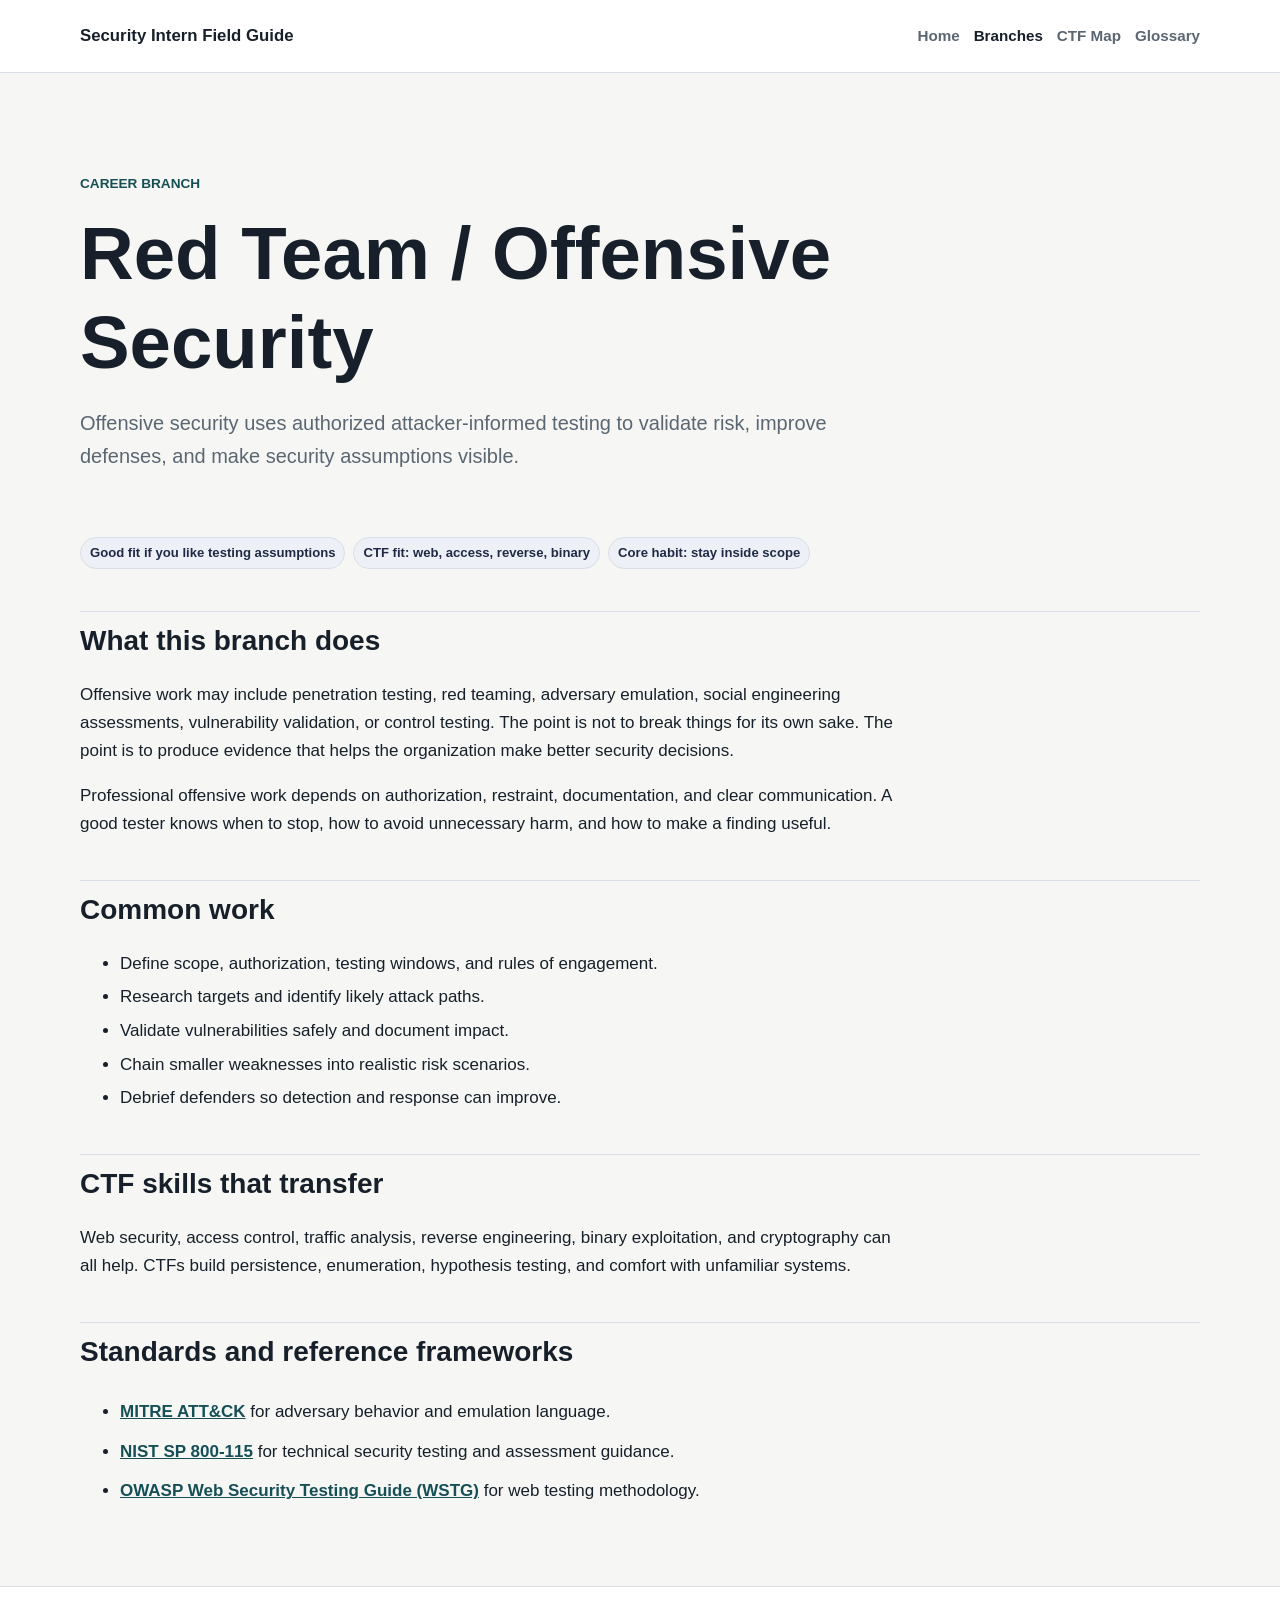
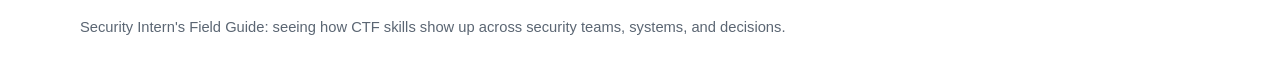
<file: branches/red-team-offensive-security.html>
<!doctype html>
<html lang="en">
  <head>
    <meta charset="utf-8">
    <meta name="viewport" content="width=device-width, initial-scale=1">
    <title>Red Team / Offensive Security | Security Intern Field Guide</title>
    <meta name="description" content="A beginner-friendly guide to offensive security work, CTF skills that transfer, and standards-oriented references.">
    <link rel="stylesheet" href="../assets/css/style.css">
  </head>
  <body>
    <a class="skip-link" href="#content">Skip to content</a>
    <header class="site-header">
      <div class="wrap header-grid">
        <a class="brand" href="../index.html">Security Intern Field Guide</a>
        <nav class="site-nav" aria-label="Primary navigation">
          <a href="../index.html">Home</a>
          <a href="soc-detection.html" aria-current="page">Branches</a>
          <a href="../ctf-skills-map.html">CTF Map</a>
          <a href="../glossary.html">Glossary</a>
        </nav>
      </div>
    </header>
    <main id="content" class="wrap page-shell">
      <section class="hero">
        <p class="eyebrow">Career branch</p>
        <h1>Red Team / Offensive Security</h1>
        <p class="lede">Offensive security uses authorized attacker-informed testing to validate risk, improve defenses, and make security assumptions visible.</p>
      </section>

      <div class="meta">
        <span class="pill">Good fit if you like testing assumptions</span>
        <span class="pill">CTF fit: web, access, reverse, binary</span>
        <span class="pill">Core habit: stay inside scope</span>
      </div>

      <h2>What this branch does</h2>
      <p>Offensive work may include penetration testing, red teaming, adversary emulation, social engineering assessments, vulnerability validation, or control testing. The point is not to break things for its own sake. The point is to produce evidence that helps the organization make better security decisions.</p>
      <p>Professional offensive work depends on authorization, restraint, documentation, and clear communication. A good tester knows when to stop, how to avoid unnecessary harm, and how to make a finding useful.</p>

      <h2>Common work</h2>
      <ul>
        <li>Define scope, authorization, testing windows, and rules of engagement.</li>
        <li>Research targets and identify likely attack paths.</li>
        <li>Validate vulnerabilities safely and document impact.</li>
        <li>Chain smaller weaknesses into realistic risk scenarios.</li>
        <li>Debrief defenders so detection and response can improve.</li>
      </ul>

      <h2>CTF skills that transfer</h2>
      <p>Web security, access control, traffic analysis, reverse engineering, binary exploitation, and cryptography can all help. CTFs build persistence, enumeration, hypothesis testing, and comfort with unfamiliar systems.</p>

      <h2>Standards and reference frameworks</h2>
      <ul class="resource-list">
        <li><a href="https://attack.mitre.org/">MITRE ATT&amp;CK</a> for adversary behavior and emulation language.</li>
        <li><a href="https://csrc.nist.gov/publications/detail/sp/800-115/final">NIST SP 800-115</a> for technical security testing and assessment guidance.</li>
        <li><a href="https://owasp.org/www-project-web-security-testing-guide/">OWASP Web Security Testing Guide (WSTG)</a> for web testing methodology.</li>
      </ul>
    </main>
    <footer class="site-footer">
      <div class="wrap">
        <p>Security Intern's Field Guide: seeing how CTF skills show up across security teams, systems, and decisions.</p>
      </div>
    </footer>
  </body>
</html>
</file>
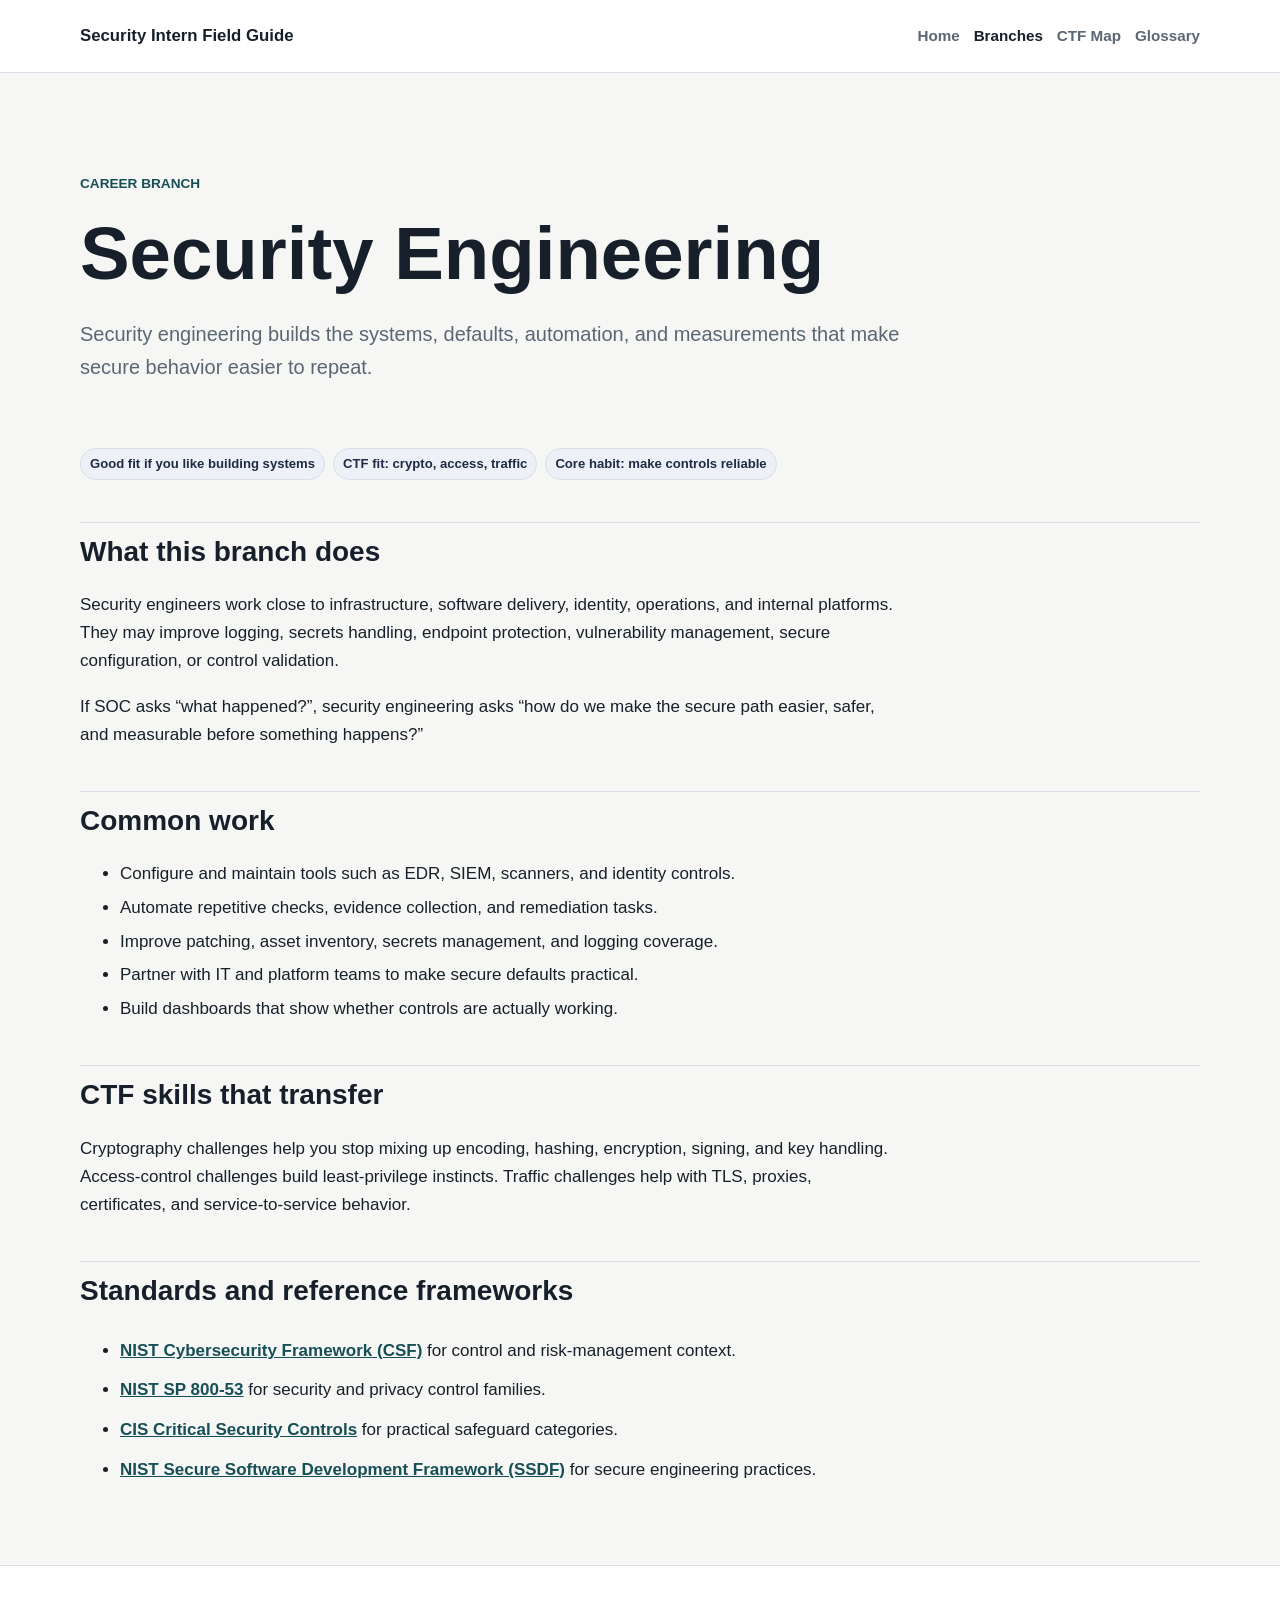
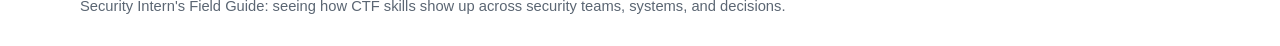
<file: branches/security-engineering.html>
<!doctype html>
<html lang="en">
  <head>
    <meta charset="utf-8">
    <meta name="viewport" content="width=device-width, initial-scale=1">
    <title>Security Engineering | Security Intern Field Guide</title>
    <meta name="description" content="A beginner-friendly guide to security engineering work, CTF skills that transfer, and standards-oriented references.">
    <link rel="stylesheet" href="../assets/css/style.css">
  </head>
  <body>
    <a class="skip-link" href="#content">Skip to content</a>
    <header class="site-header">
      <div class="wrap header-grid">
        <a class="brand" href="../index.html">Security Intern Field Guide</a>
        <nav class="site-nav" aria-label="Primary navigation">
          <a href="../index.html">Home</a>
          <a href="soc-detection.html" aria-current="page">Branches</a>
          <a href="../ctf-skills-map.html">CTF Map</a>
          <a href="../glossary.html">Glossary</a>
        </nav>
      </div>
    </header>
    <main id="content" class="wrap page-shell">
      <section class="hero">
        <p class="eyebrow">Career branch</p>
        <h1>Security Engineering</h1>
        <p class="lede">Security engineering builds the systems, defaults, automation, and measurements that make secure behavior easier to repeat.</p>
      </section>

      <div class="meta">
        <span class="pill">Good fit if you like building systems</span>
        <span class="pill">CTF fit: crypto, access, traffic</span>
        <span class="pill">Core habit: make controls reliable</span>
      </div>

      <h2>What this branch does</h2>
      <p>Security engineers work close to infrastructure, software delivery, identity, operations, and internal platforms. They may improve logging, secrets handling, endpoint protection, vulnerability management, secure configuration, or control validation.</p>
      <p>If SOC asks “what happened?”, security engineering asks “how do we make the secure path easier, safer, and measurable before something happens?”</p>

      <h2>Common work</h2>
      <ul>
        <li>Configure and maintain tools such as EDR, SIEM, scanners, and identity controls.</li>
        <li>Automate repetitive checks, evidence collection, and remediation tasks.</li>
        <li>Improve patching, asset inventory, secrets management, and logging coverage.</li>
        <li>Partner with IT and platform teams to make secure defaults practical.</li>
        <li>Build dashboards that show whether controls are actually working.</li>
      </ul>

      <h2>CTF skills that transfer</h2>
      <p>Cryptography challenges help you stop mixing up encoding, hashing, encryption, signing, and key handling. Access-control challenges build least-privilege instincts. Traffic challenges help with TLS, proxies, certificates, and service-to-service behavior.</p>

      <h2>Standards and reference frameworks</h2>
      <ul class="resource-list">
        <li><a href="https://www.nist.gov/cyberframework">NIST Cybersecurity Framework (CSF)</a> for control and risk-management context.</li>
        <li><a href="https://csrc.nist.gov/projects/risk-management/sp800-53-controls">NIST SP 800-53</a> for security and privacy control families.</li>
        <li><a href="https://www.cisecurity.org/controls">CIS Critical Security Controls</a> for practical safeguard categories.</li>
        <li><a href="https://csrc.nist.gov/Projects/ssdf">NIST Secure Software Development Framework (SSDF)</a> for secure engineering practices.</li>
      </ul>
    </main>
    <footer class="site-footer">
      <div class="wrap">
        <p>Security Intern's Field Guide: seeing how CTF skills show up across security teams, systems, and decisions.</p>
      </div>
    </footer>
  </body>
</html>
</file>
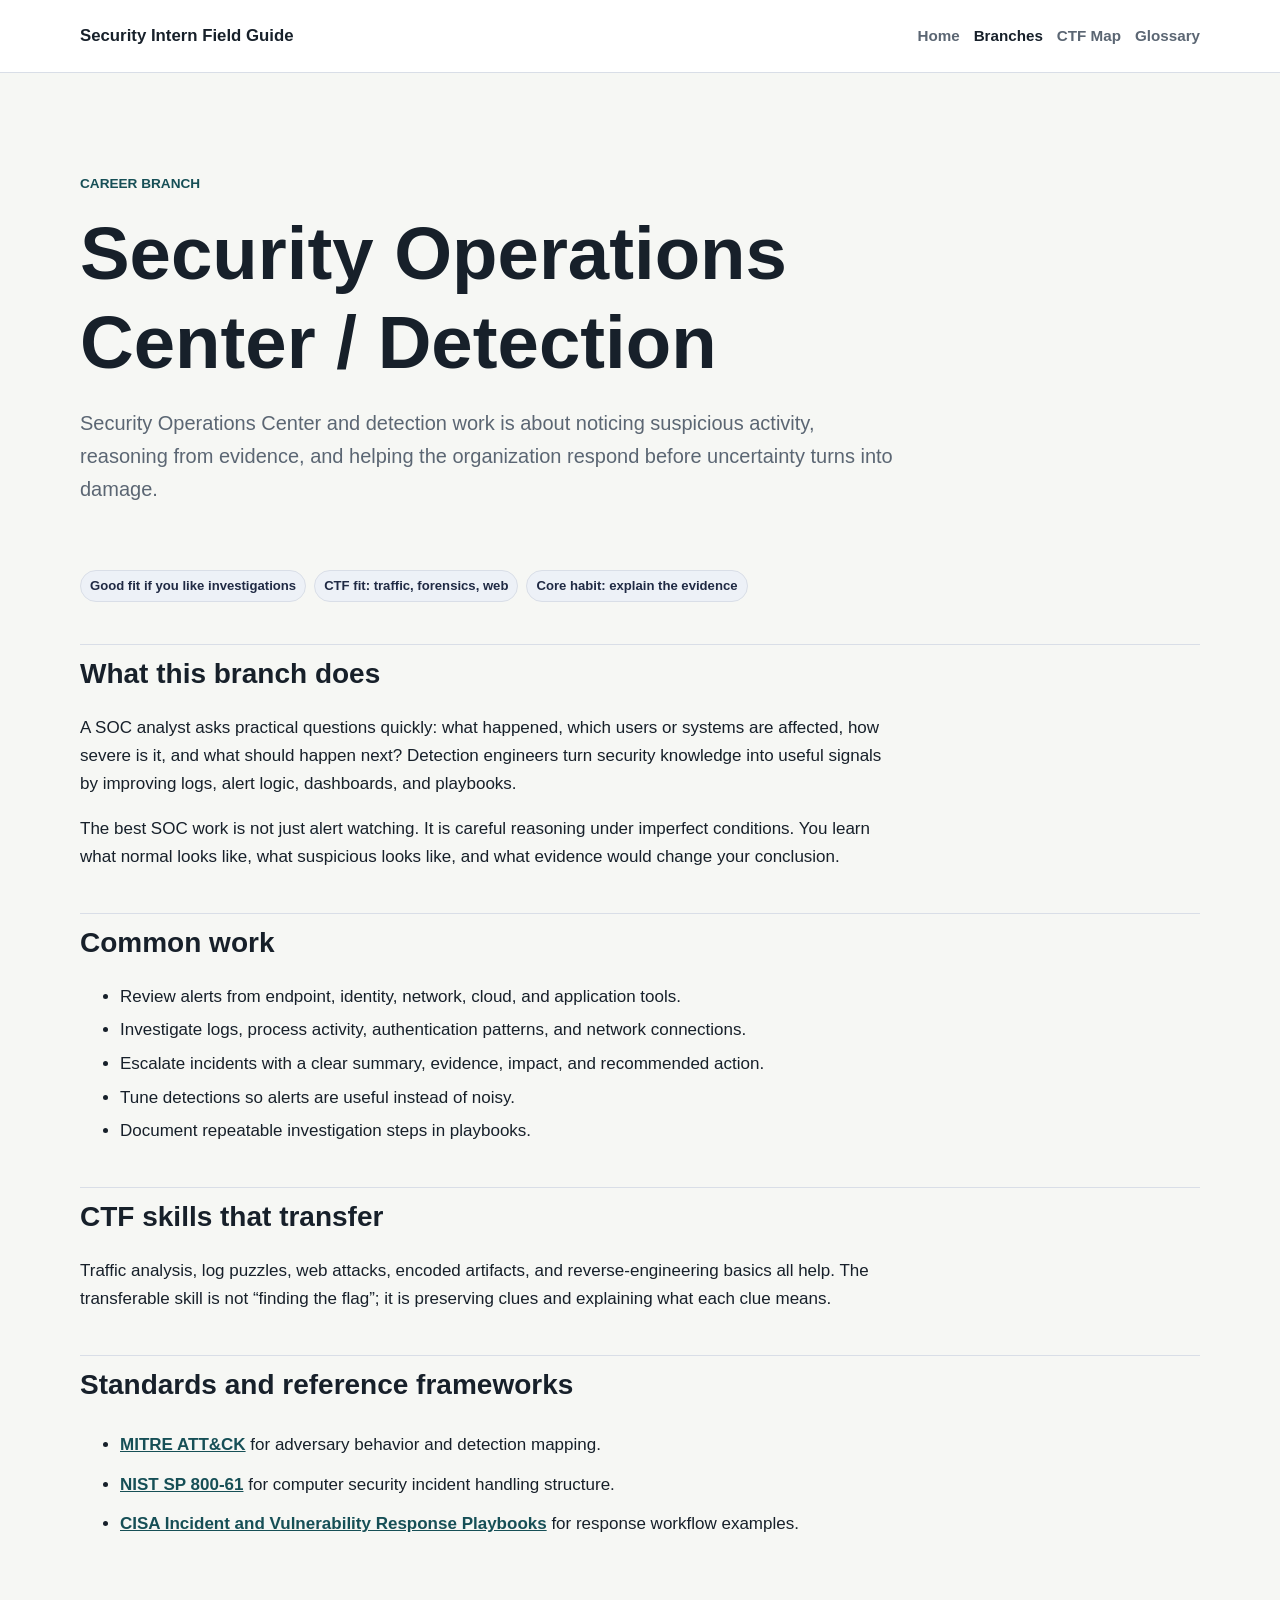
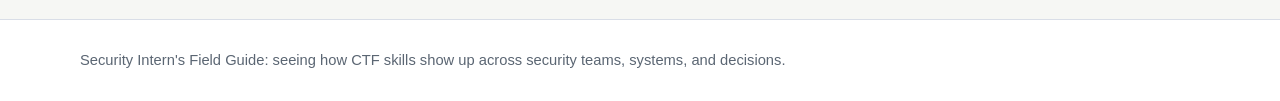
<file: branches/soc-detection.html>
<!doctype html>
<html lang="en">
  <head>
    <meta charset="utf-8">
    <meta name="viewport" content="width=device-width, initial-scale=1">
    <title>SOC / Detection | Security Intern Field Guide</title>
    <meta name="description" content="A beginner-friendly guide to SOC and detection work, CTF skills that transfer, and standards-oriented references.">
    <link rel="stylesheet" href="../assets/css/style.css">
  </head>
  <body>
    <a class="skip-link" href="#content">Skip to content</a>
    <header class="site-header">
      <div class="wrap header-grid">
        <a class="brand" href="../index.html">Security Intern Field Guide</a>
        <nav class="site-nav" aria-label="Primary navigation">
          <a href="../index.html">Home</a>
          <a href="soc-detection.html" aria-current="page">Branches</a>
          <a href="../ctf-skills-map.html">CTF Map</a>
          <a href="../glossary.html">Glossary</a>
        </nav>
      </div>
    </header>
    <main id="content" class="wrap page-shell">
      <section class="hero">
        <p class="eyebrow">Career branch</p>
        <h1>Security Operations Center / Detection</h1>
        <p class="lede">Security Operations Center and detection work is about noticing suspicious activity, reasoning from evidence, and helping the organization respond before uncertainty turns into damage.</p>
      </section>

      <div class="meta">
        <span class="pill">Good fit if you like investigations</span>
        <span class="pill">CTF fit: traffic, forensics, web</span>
        <span class="pill">Core habit: explain the evidence</span>
      </div>

      <h2>What this branch does</h2>
      <p>A SOC analyst asks practical questions quickly: what happened, which users or systems are affected, how severe is it, and what should happen next? Detection engineers turn security knowledge into useful signals by improving logs, alert logic, dashboards, and playbooks.</p>
      <p>The best SOC work is not just alert watching. It is careful reasoning under imperfect conditions. You learn what normal looks like, what suspicious looks like, and what evidence would change your conclusion.</p>

      <h2>Common work</h2>
      <ul>
        <li>Review alerts from endpoint, identity, network, cloud, and application tools.</li>
        <li>Investigate logs, process activity, authentication patterns, and network connections.</li>
        <li>Escalate incidents with a clear summary, evidence, impact, and recommended action.</li>
        <li>Tune detections so alerts are useful instead of noisy.</li>
        <li>Document repeatable investigation steps in playbooks.</li>
      </ul>

      <h2>CTF skills that transfer</h2>
      <p>Traffic analysis, log puzzles, web attacks, encoded artifacts, and reverse-engineering basics all help. The transferable skill is not “finding the flag”; it is preserving clues and explaining what each clue means.</p>

      <h2>Standards and reference frameworks</h2>
      <ul class="resource-list">
        <li><a href="https://attack.mitre.org/">MITRE ATT&amp;CK</a> for adversary behavior and detection mapping.</li>
        <li><a href="https://csrc.nist.gov/publications/detail/sp/800-61/rev-2/final">NIST SP 800-61</a> for computer security incident handling structure.</li>
        <li><a href="https://www.cisa.gov/resources-tools/resources/cybersecurity-incident-vulnerability-response-playbooks">CISA Incident and Vulnerability Response Playbooks</a> for response workflow examples.</li>
      </ul>
    </main>
    <footer class="site-footer">
      <div class="wrap">
        <p>Security Intern's Field Guide: seeing how CTF skills show up across security teams, systems, and decisions.</p>
      </div>
    </footer>
  </body>
</html>
</file>
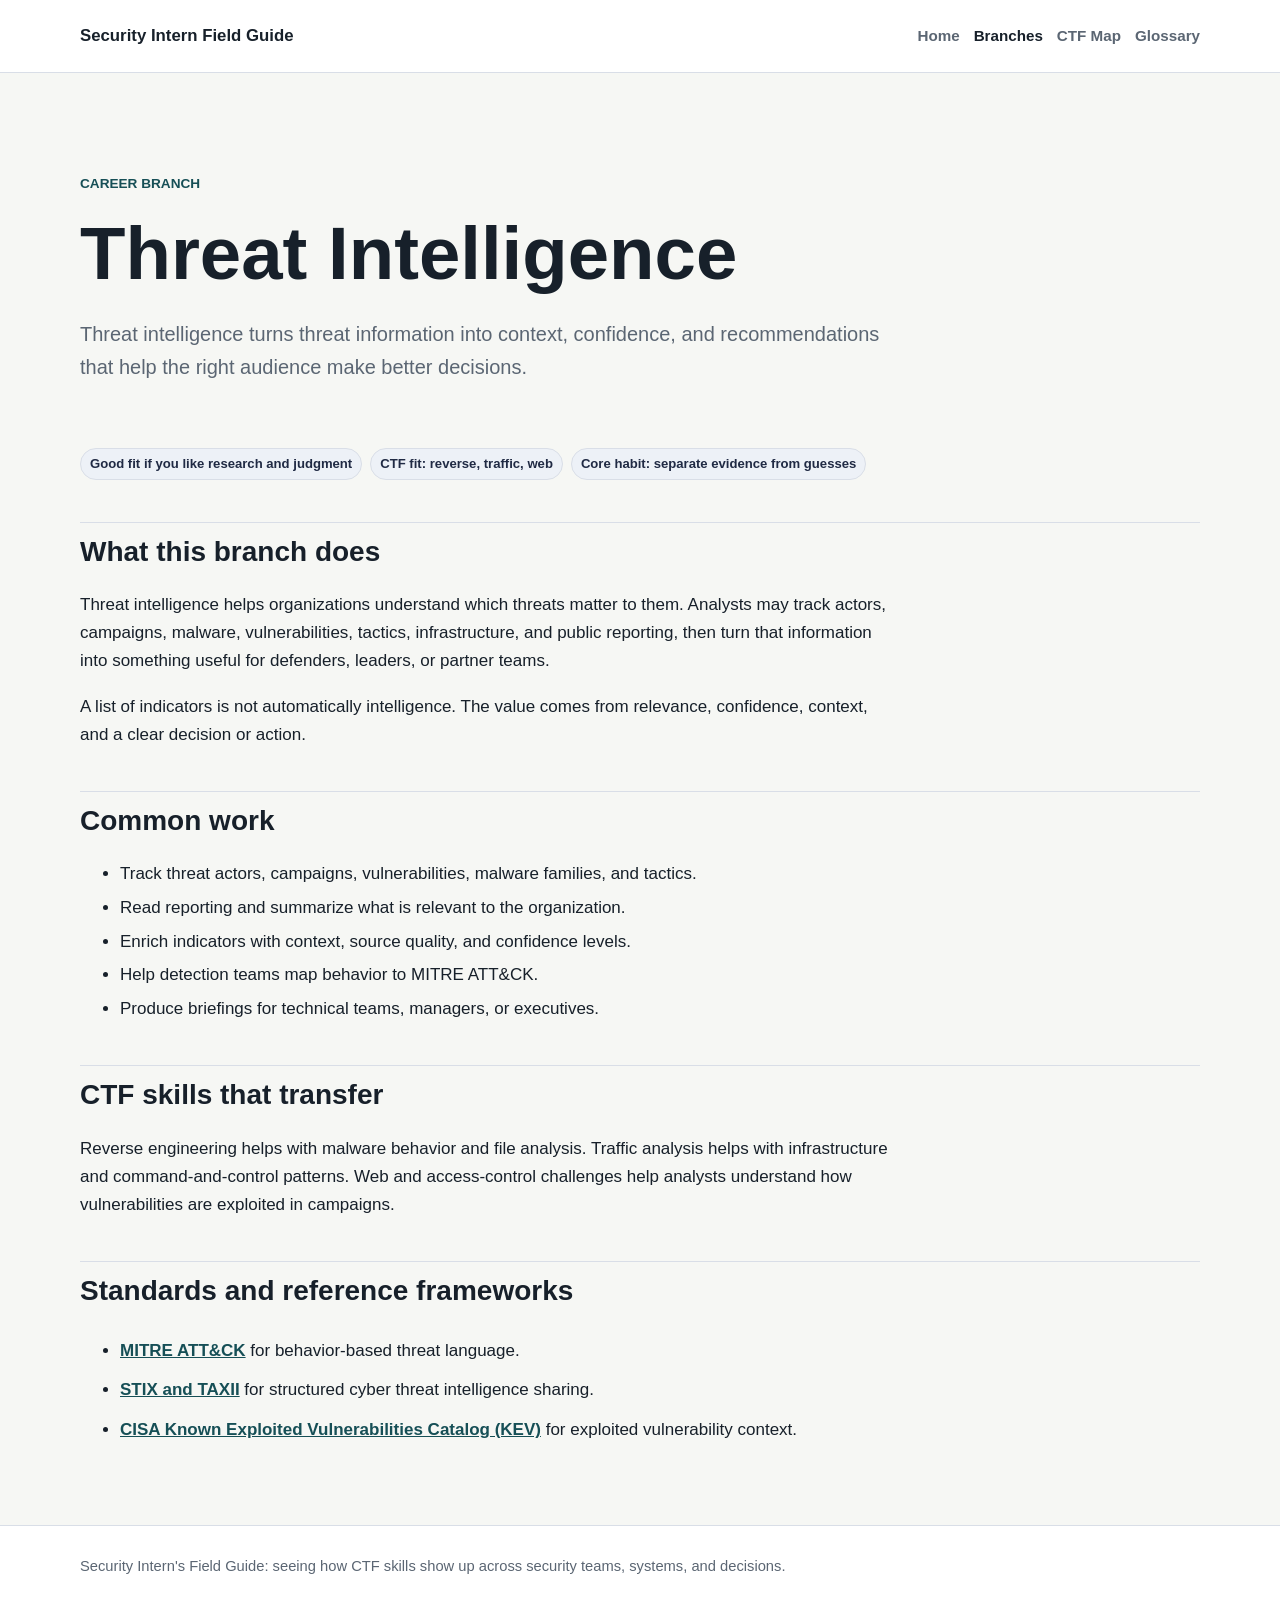
<file: branches/threat-intelligence.html>
<!doctype html>
<html lang="en">
  <head>
    <meta charset="utf-8">
    <meta name="viewport" content="width=device-width, initial-scale=1">
    <title>Threat Intelligence | Security Intern Field Guide</title>
    <meta name="description" content="A beginner-friendly guide to threat intelligence work, CTF skills that transfer, and standards-oriented references.">
    <link rel="stylesheet" href="../assets/css/style.css">
  </head>
  <body>
    <a class="skip-link" href="#content">Skip to content</a>
    <header class="site-header">
      <div class="wrap header-grid">
        <a class="brand" href="../index.html">Security Intern Field Guide</a>
        <nav class="site-nav" aria-label="Primary navigation">
          <a href="../index.html">Home</a>
          <a href="soc-detection.html" aria-current="page">Branches</a>
          <a href="../ctf-skills-map.html">CTF Map</a>
          <a href="../glossary.html">Glossary</a>
        </nav>
      </div>
    </header>
    <main id="content" class="wrap page-shell">
      <section class="hero">
        <p class="eyebrow">Career branch</p>
        <h1>Threat Intelligence</h1>
        <p class="lede">Threat intelligence turns threat information into context, confidence, and recommendations that help the right audience make better decisions.</p>
      </section>

      <div class="meta">
        <span class="pill">Good fit if you like research and judgment</span>
        <span class="pill">CTF fit: reverse, traffic, web</span>
        <span class="pill">Core habit: separate evidence from guesses</span>
      </div>

      <h2>What this branch does</h2>
      <p>Threat intelligence helps organizations understand which threats matter to them. Analysts may track actors, campaigns, malware, vulnerabilities, tactics, infrastructure, and public reporting, then turn that information into something useful for defenders, leaders, or partner teams.</p>
      <p>A list of indicators is not automatically intelligence. The value comes from relevance, confidence, context, and a clear decision or action.</p>

      <h2>Common work</h2>
      <ul>
        <li>Track threat actors, campaigns, vulnerabilities, malware families, and tactics.</li>
        <li>Read reporting and summarize what is relevant to the organization.</li>
        <li>Enrich indicators with context, source quality, and confidence levels.</li>
        <li>Help detection teams map behavior to MITRE ATT&amp;CK.</li>
        <li>Produce briefings for technical teams, managers, or executives.</li>
      </ul>

      <h2>CTF skills that transfer</h2>
      <p>Reverse engineering helps with malware behavior and file analysis. Traffic analysis helps with infrastructure and command-and-control patterns. Web and access-control challenges help analysts understand how vulnerabilities are exploited in campaigns.</p>

      <h2>Standards and reference frameworks</h2>
      <ul class="resource-list">
        <li><a href="https://attack.mitre.org/">MITRE ATT&amp;CK</a> for behavior-based threat language.</li>
        <li><a href="https://oasis-open.github.io/cti-documentation/">STIX and TAXII</a> for structured cyber threat intelligence sharing.</li>
        <li><a href="https://www.cisa.gov/known-exploited-vulnerabilities-catalog">CISA Known Exploited Vulnerabilities Catalog (KEV)</a> for exploited vulnerability context.</li>
      </ul>
    </main>
    <footer class="site-footer">
      <div class="wrap">
        <p>Security Intern's Field Guide: seeing how CTF skills show up across security teams, systems, and decisions.</p>
      </div>
    </footer>
  </body>
</html>
</file>
<file: assets/css/style.css>
:root {
  --bg: #f6f7f4;
  --paper: #ffffff;
  --ink: #17202a;
  --muted: #5b6673;
  --line: #d9dee7;
  --accent: #1f6f78;
  --accent-dark: #164f56;
  --soft: #eef7f7;
  --warn: #fff5df;
  --deep: #202a44;
  --success: #2f6f4e;
  --shadow: 0 18px 45px rgba(23, 32, 42, 0.08);
}

* {
  box-sizing: border-box;
}

body {
  margin: 0;
  background: var(--bg);
  color: var(--ink);
  font-family: -apple-system, BlinkMacSystemFont, "Segoe UI", sans-serif;
  font-size: 17px;
  line-height: 1.65;
}

a {
  color: var(--accent-dark);
  font-weight: 650;
}

a:hover {
  color: #0f3d43;
}

a:focus-visible,
button:focus-visible,
select:focus-visible {
  outline: 3px solid rgba(31, 111, 120, 0.35);
  outline-offset: 3px;
}

.wrap {
  width: min(1120px, calc(100% - 32px));
  margin: 0 auto;
}

.skip-link {
  position: absolute;
  left: -999px;
  top: 12px;
  background: var(--ink);
  color: white;
  padding: 8px 12px;
  z-index: 5;
}

.skip-link:focus {
  left: 12px;
}

.site-header {
  background: var(--paper);
  border-bottom: 1px solid var(--line);
  position: sticky;
  top: 0;
  z-index: 4;
}

.header-grid {
  min-height: 72px;
  display: flex;
  align-items: center;
  justify-content: space-between;
  gap: 24px;
}

.brand {
  color: var(--ink);
  font-size: 1.05rem;
  font-weight: 800;
  text-decoration: none;
}

.site-nav {
  display: flex;
  flex-wrap: wrap;
  gap: 14px;
}

.site-nav a {
  color: var(--muted);
  font-size: 0.95rem;
  text-decoration: none;
}

.site-nav a:hover,
.site-nav a[aria-current="page"] {
  color: var(--ink);
}

.page-shell {
  padding: 48px 0 64px;
}

.hero {
  padding: 38px 0 30px;
}

.eyebrow {
  color: var(--accent-dark);
  font-size: 0.85rem;
  font-weight: 800;
  letter-spacing: 0;
  text-transform: uppercase;
}

h1,
h2,
h3 {
  line-height: 1.2;
  letter-spacing: 0;
}

h1 {
  max-width: 780px;
  margin: 12px 0 18px;
  font-size: clamp(2.45rem, 6vw, 4.65rem);
}

h2 {
  margin-top: 42px;
  padding-top: 12px;
  border-top: 1px solid var(--line);
  font-size: 1.75rem;
}

h3 {
  margin-top: 28px;
  font-size: 1.2rem;
}

p {
  max-width: 820px;
}

ul,
ol {
  max-width: 860px;
}

li + li {
  margin-top: 0.35rem;
}

.lede {
  max-width: 820px;
  color: var(--muted);
  font-size: 1.25rem;
}

.intro-panel {
  max-width: 980px;
  margin: 22px 0 34px;
  padding: 22px;
  background: var(--paper);
  border: 1px solid var(--line);
  border-radius: 8px;
  box-shadow: var(--shadow);
}

.intro-panel h2 {
  margin-top: 0;
  padding-top: 0;
  border-top: 0;
}

.intro-panel p:last-child {
  margin-bottom: 0;
}

.grid {
  display: grid;
  grid-template-columns: repeat(auto-fit, minmax(240px, 1fr));
  gap: 16px;
  margin: 26px 0;
}

.card {
  min-height: 100%;
  padding: 18px;
  background: var(--paper);
  border: 1px solid var(--line);
  border-radius: 8px;
}

.card h3 {
  margin-top: 0;
}

.card p {
  margin-bottom: 0;
}

.card-link {
  color: var(--ink);
  text-decoration: none;
}

.card-link:hover {
  border-color: rgba(31, 111, 120, 0.5);
  transform: translateY(-2px);
}

.card-link p {
  color: var(--muted);
  font-weight: 400;
}

.meta {
  display: flex;
  flex-wrap: wrap;
  gap: 8px;
  margin: 14px 0;
}

.pill {
  display: inline-flex;
  align-items: center;
  padding: 4px 9px;
  color: var(--deep);
  background: #edf1f7;
  border: 1px solid var(--line);
  border-radius: 999px;
  font-size: 0.82rem;
  font-weight: 750;
}

.callout {
  max-width: 860px;
  margin: 28px 0;
  padding: 18px 20px;
  background: var(--soft);
  border-left: 5px solid var(--accent);
  border-radius: 8px;
}

.note {
  max-width: 860px;
  margin: 28px 0;
  padding: 18px 20px;
  background: var(--warn);
  border-left: 5px solid #c27b24;
  border-radius: 8px;
}

.branch-nav {
  display: grid;
  grid-template-columns: repeat(auto-fit, minmax(220px, 1fr));
  gap: 12px;
  margin: 24px 0 36px;
}

.branch-nav a {
  display: block;
  padding: 14px 16px;
  background: var(--paper);
  border: 1px solid var(--line);
  border-radius: 8px;
  text-decoration: none;
}

.path-steps {
  display: grid;
  grid-template-columns: repeat(auto-fit, minmax(210px, 1fr));
  gap: 14px;
  margin: 22px 0 34px;
  counter-reset: steps;
}

.path-steps article {
  padding: 18px;
  background: var(--paper);
  border: 1px solid var(--line);
  border-radius: 8px;
}

.path-steps article::before {
  counter-increment: steps;
  content: counter(steps);
  display: inline-grid;
  width: 32px;
  height: 32px;
  margin-bottom: 10px;
  place-items: center;
  color: white;
  background: var(--accent);
  border-radius: 50%;
  font-weight: 800;
}

.path-steps h3 {
  margin: 0 0 8px;
}

.path-steps p {
  margin: 0;
  color: var(--muted);
}

.translator {
  max-width: 980px;
  margin: 26px 0 38px;
  padding: 22px;
  background: var(--paper);
  border: 1px solid var(--line);
  border-radius: 8px;
  box-shadow: var(--shadow);
}

.translator-grid {
  display: grid;
  grid-template-columns: minmax(220px, 300px) 1fr;
  gap: 22px;
  align-items: start;
}

.translator label {
  display: block;
  margin-bottom: 8px;
  font-weight: 800;
}

.translator select {
  width: 100%;
  padding: 12px;
  color: var(--ink);
  background: white;
  border: 1px solid var(--line);
  border-radius: 8px;
  font: inherit;
}

.translator-output h3 {
  margin-top: 0;
}

.translator-output p {
  max-width: none;
}

.prompt-list {
  margin-bottom: 0;
}

.resource-list a,
.next-link {
  display: inline-block;
  margin-top: 6px;
}

.branch-summary {
  color: var(--muted);
  font-size: 1.05rem;
}

.definition-list {
  display: grid;
  grid-template-columns: repeat(auto-fit, minmax(260px, 1fr));
  gap: 14px;
  margin-top: 24px;
}

.definition-list article {
  padding: 16px;
  background: var(--paper);
  border: 1px solid var(--line);
  border-radius: 8px;
}

.definition-list h2 {
  margin: 0 0 8px;
  padding: 0;
  border: 0;
  font-size: 1.05rem;
}

.definition-list p {
  margin: 0;
  color: var(--muted);
}

.tag-row {
  display: flex;
  flex-wrap: wrap;
  gap: 6px;
  margin-bottom: 10px;
}

.tag {
  display: inline-flex;
  align-items: center;
  padding: 2px 7px;
  color: var(--accent-dark);
  background: var(--soft);
  border: 1px solid rgba(31, 111, 120, 0.18);
  border-radius: 999px;
  font-size: 0.72rem;
  font-weight: 800;
  text-transform: uppercase;
}

table {
  width: 100%;
  margin: 24px 0;
  border-collapse: collapse;
  background: var(--paper);
  font-size: 0.96rem;
}

th,
td {
  padding: 12px;
  border: 1px solid var(--line);
  text-align: left;
  vertical-align: top;
}

th {
  background: #edf1f7;
}

code {
  padding: 0.12em 0.32em;
  background: #e9edf3;
  border-radius: 4px;
  font-size: 0.92em;
}

.site-footer {
  padding: 28px 0;
  color: var(--muted);
  background: var(--paper);
  border-top: 1px solid var(--line);
  font-size: 0.92rem;
}

.site-footer p {
  margin: 0;
}

@media (max-width: 760px) {
  body {
    font-size: 16px;
  }

  .header-grid {
    align-items: flex-start;
    flex-direction: column;
    padding: 16px 0;
  }

  .site-nav {
    gap: 10px 14px;
  }

  .page-shell {
    padding-top: 24px;
  }

  table {
    display: block;
    overflow-x: auto;
  }

  .translator-grid {
    grid-template-columns: 1fr;
  }

  .intro-panel,
  .translator {
    padding: 18px;
  }
}
</file>
